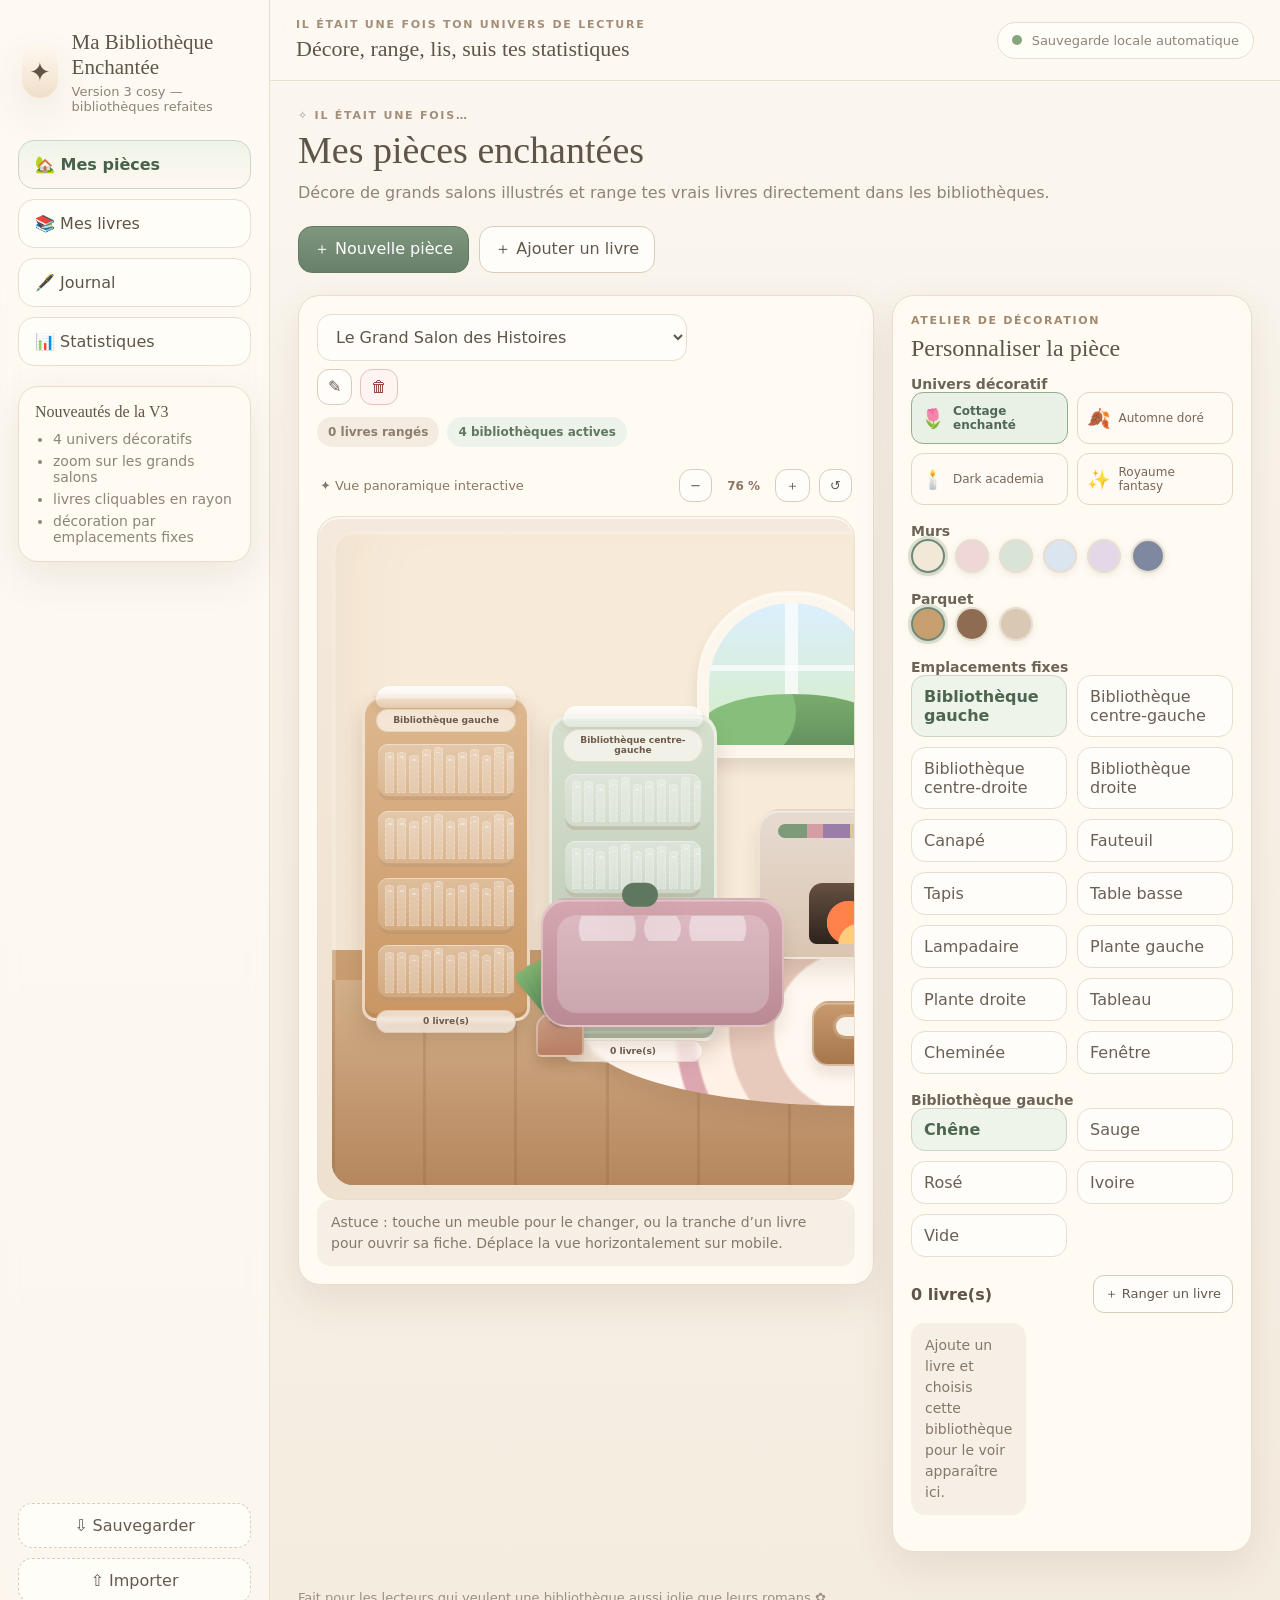
<file: bibliotheque-enchantee/index.html>
<!doctype html>
<html lang="fr">
<head>
  <meta charset="utf-8">
  <meta name="viewport" content="width=device-width, initial-scale=1, viewport-fit=cover">
  <meta name="theme-color" content="#f7efe5">
  <link rel="apple-touch-icon" href="apple-touch-icon.png">
  <meta name="apple-mobile-web-app-capable" content="yes">
  <meta name="apple-mobile-web-app-title" content="Bibliothèque Enchantée">
  <meta name="description" content="Bibliothèque virtuelle interactive avec décor conte illustré, vrais livres et statistiques de lecture.">
  <title>Ma Bibliothèque Enchantée — V3 Cosy</title>
  <style>
:root{
  --bg:#f8f2e8;
  --panel:#fffaf2;
  --line:#e7ddd0;
  --ink:#5e5548;
  --muted:#8e8478;
  --green:#6f8a72;
  --rose:#bd8c96;
  --shadow:0 14px 40px rgba(96,69,47,.10);
  --radius:22px;
}
*{box-sizing:border-box}
html,body{margin:0;padding:0;background:linear-gradient(180deg,#fbf6ef,#f4ecdf);color:var(--ink);font-family:Inter,system-ui,-apple-system,BlinkMacSystemFont,"Segoe UI",sans-serif}
button,input,select,textarea{font:inherit}
button{cursor:pointer}
body{min-height:100vh}
.app-shell{display:grid;grid-template-columns:270px minmax(0,1fr);min-height:100vh}
.sidebar{padding:24px 18px;border-right:1px solid var(--line);background:rgba(255,251,244,.7);backdrop-filter:blur(8px);display:flex;flex-direction:column;gap:20px}
.brand-block{display:flex;gap:14px;align-items:center;padding:6px 4px}
.brand-mark{width:52px;height:52px;border-radius:18px;background:linear-gradient(180deg,#fff8ef,#efdfc9);display:grid;place-items:center;font-size:26px;box-shadow:var(--shadow)}
.brand-block h1{margin:0;font-family:Georgia,serif;font-size:21px;font-weight:500;line-height:1.2}
.brand-block p{margin:4px 0 0;color:var(--muted);font-size:13px}
.main-nav{display:grid;gap:10px}
.nav-item{border:1px solid var(--line);background:#fffdf8;border-radius:16px;padding:14px 16px;text-align:left;color:var(--ink)}
.nav-item.active{background:linear-gradient(180deg,#eef4e8,#fff8f1);border-color:#cad7c4;color:#46624b;font-weight:700}
.side-card{background:var(--panel);border:1px solid var(--line);border-radius:20px;padding:16px;box-shadow:var(--shadow)}
.side-card strong{display:block;margin-bottom:10px;font-family:Georgia,serif;font-weight:500}
.side-card ul{margin:0;padding-left:18px;color:var(--muted);display:grid;gap:6px;font-size:14px}
.sidebar-actions{display:grid;gap:10px;margin-top:auto}
.soft-btn{border:1px dashed #d8cdbf;background:#fffdf8;padding:12px 14px;border-radius:14px;color:#65594d}
.main-column{display:grid;grid-template-rows:auto 1fr auto;min-height:100vh}
.topbar{display:flex;justify-content:space-between;gap:16px;align-items:center;padding:18px 26px;border-bottom:1px solid var(--line);background:rgba(255,251,244,.6);backdrop-filter:blur(8px)}
.eyebrow{font-size:11px;letter-spacing:.16em;color:#a38f79;font-weight:700}
.topbar-title{margin-top:5px;font-family:Georgia,serif;font-size:22px}
.save-pill{display:inline-flex;gap:10px;align-items:center;background:#fffdf8;border:1px solid var(--line);padding:10px 14px;border-radius:999px;color:var(--muted);font-size:13px}
.save-pill span{width:10px;height:10px;border-radius:50%;background:#86a57c;display:block}
#app-content{padding:28px}
.footer{padding:10px 28px 22px;color:#9b8f82;font-size:13px}
.page-head{display:flex;justify-content:space-between;gap:20px;align-items:flex-end;margin-bottom:22px;flex-wrap:wrap}
.page-head h2{margin:6px 0 8px;font-family:Georgia,serif;font-size:38px;font-weight:500}
.page-head p{margin:0;color:var(--muted);max-width:760px;line-height:1.65}
.head-actions{display:flex;gap:10px;flex-wrap:wrap}
.surface{background:var(--panel);border:1px solid var(--line);border-radius:var(--radius);box-shadow:var(--shadow)}
.btn,.mini-btn{border:1px solid #d8ccbc;background:#fffdf9;color:#62584d;border-radius:14px;padding:12px 15px}
.btn:hover,.mini-btn:hover,.nav-item:hover,.soft-btn:hover{filter:brightness(.985)}
.btn-primary{background:linear-gradient(180deg,#7f977f,#688069);color:#fff;border-color:#62795f}
.btn-small{padding:9px 11px;border-radius:11px;font-size:13px}
.mini-btn{padding:9px 10px;border-radius:12px;line-height:1}
.danger{background:#fff4f2;border-color:#e7c0bd;color:#954b49}
.badge{display:inline-flex;align-items:center;gap:6px;padding:8px 11px;border-radius:999px;background:#edf3ea;color:#5f785f;font-size:12px;font-weight:700}
.badge.soft{background:#f4ece1;color:#8d7f6e}
.rooms-layout{display:grid;grid-template-columns:minmax(0,1.35fr) 360px;gap:18px;align-items:start}
.room-card,.editor-card,.list-panel,.form-panel,.chart-card,.stat-box{padding:18px}
.room-toolbar{display:flex;justify-content:space-between;gap:12px;align-items:center;flex-wrap:wrap;margin-bottom:14px}
.room-toolbar-left,.room-toolbar-right{display:flex;gap:8px;align-items:center;flex-wrap:wrap}
.room-toolbar select,.select-input,.text-input,.textarea-input{width:100%;border:1px solid var(--line);background:#fffdf9;border-radius:14px;padding:12px 14px;color:var(--ink)}
.room-toolbar select{min-width:220px}
.room-scroll{overflow:auto;border-radius:22px;border:1px solid #eadfce;background:#f2e8dc;padding:14px}
.storybook-room{position:relative;width:1380px;height:860px;border-radius:28px;overflow:hidden;background:linear-gradient(180deg,#f7ebd8 0%, #f7ebd8 66%, rgba(0,0,0,0) 66%), linear-gradient(180deg,#d7b084,#c09668);box-shadow:inset 0 0 0 5px rgba(255,255,255,.23), inset 0 -70px 110px rgba(112,74,40,.08)}
.storybook-room:after{content:'';position:absolute;left:0;right:0;bottom:0;height:250px;background:repeating-linear-gradient(90deg,rgba(112,74,40,.18) 0 4px, rgba(112,74,40,0) 4px 120px), linear-gradient(180deg,#d3b08a,#b6875e)}
.storybook-room.wall-cream{background:linear-gradient(180deg,#f2e5d1 0%,#f2e5d1 67%,rgba(0,0,0,0) 67%), linear-gradient(180deg,#d7b084,#c09668)}
.storybook-room.wall-rose{background:linear-gradient(180deg,#eed7d5 0%,#eed7d5 67%,rgba(0,0,0,0) 67%), linear-gradient(180deg,#d7b084,#c09668)}
.storybook-room.wall-sage{background:linear-gradient(180deg,#d7e4d4 0%,#d7e4d4 67%,rgba(0,0,0,0) 67%), linear-gradient(180deg,#d7b084,#c09668)}
.storybook-room.wall-blue{background:linear-gradient(180deg,#dbe5ef 0%,#dbe5ef 67%,rgba(0,0,0,0) 67%), linear-gradient(180deg,#d7b084,#c09668)}
.storybook-room.wall-plum{background:linear-gradient(180deg,#e6d8e8 0%,#e6d8e8 67%,rgba(0,0,0,0) 67%), linear-gradient(180deg,#d7b084,#c09668)}
.storybook-room.wall-dusk{background:linear-gradient(180deg,#7c869d 0%,#7c869d 67%,rgba(0,0,0,0) 67%), linear-gradient(180deg,#c39c74,#a87953)}
.storybook-room.floor-honey:after{background:repeating-linear-gradient(90deg,rgba(112,74,40,.16) 0 4px, rgba(112,74,40,0) 4px 120px), linear-gradient(180deg,#d3b08a,#b6875e)}
.storybook-room.floor-walnut:after{background:repeating-linear-gradient(90deg,rgba(70,39,18,.2) 0 4px, rgba(112,74,40,0) 4px 120px), linear-gradient(180deg,#a17958,#7b573f)}
.storybook-room.floor-ivory:after{background:repeating-linear-gradient(90deg,rgba(136,111,88,.12) 0 4px, rgba(112,74,40,0) 4px 120px), linear-gradient(180deg,#d8c8b4,#c7b097)}
.wallpaper-stars{position:absolute;inset:0;background-image:radial-gradient(rgba(255,255,255,.25) 1px, transparent 1px);background-size:38px 38px;opacity:.35}
.slot-object{position:absolute;transition:transform .16s ease, box-shadow .16s ease;cursor:pointer}
.slot-object:hover{transform:translateY(-2px)}
.slot-object.selected{filter:drop-shadow(0 0 0 4px rgba(255,255,255,.45)) drop-shadow(0 8px 16px rgba(95,70,50,.14))}
.window-frame{left:480px;top:78px;width:250px;height:220px;border-radius:120px 120px 22px 22px;background:#f7f0e0;border:8px solid #d3bf9e;box-shadow:0 12px 18px rgba(70,51,28,.12)}
.window-view{position:absolute;inset:14px;border-radius:110px 110px 12px 12px;overflow:hidden;background:linear-gradient(180deg,#dbeffd,#d5edc5)}
.window-view.autumn{background:linear-gradient(180deg,#cfe2ff,#f3d7a2)}
.window-view.night{background:linear-gradient(180deg,#1f335d,#384f7a)}
.window-view.rain{background:linear-gradient(180deg,#bed2e4,#a3c4d8)}
.window-bars{position:absolute;inset:0;background:linear-gradient(90deg,transparent 46%,rgba(255,255,255,.7) 46% 54%,transparent 54%), linear-gradient(0deg,transparent 52%,rgba(255,255,255,.7) 52% 56%,transparent 56%)}
.window-view .moon{position:absolute;top:22px;right:36px;width:40px;height:40px;border-radius:50%;background:#fff8d9;box-shadow:-10px 0 0 #e9dca8 inset}
.window-view .star{position:absolute;width:7px;height:7px;border-radius:50%;background:#fff3d0}.window-view .star.a{left:48px;top:40px}.window-view .star.b{left:90px;top:76px}
.window-view .leaf{position:absolute;width:20px;height:11px;border-radius:20px 20px 20px 0;transform:rotate(-35deg);background:#d87b4e}.window-view .leaf.a{bottom:50px;left:48px}.window-view .leaf.b{bottom:74px;right:56px;background:#f0b15a}
.window-view .hill{position:absolute;left:-10px;right:-10px;bottom:-14px;height:82px;background:radial-gradient(circle at 25% 30%,#86bf7c 0 34%, transparent 35%),linear-gradient(180deg,#7cab6d,#5e8d5c);border-radius:60% 60% 0 0}
.rain-lines{position:absolute;inset:0;background:repeating-linear-gradient(100deg,transparent 0 12px,rgba(255,255,255,.45) 12px 14px,transparent 14px 28px)}
.painting-frame{left:792px;top:110px;width:180px;height:120px;background:#b78f57;padding:12px;border-radius:16px;box-shadow:0 10px 16px rgba(90,58,28,.14)}
.painting-inner{height:100%;border-radius:10px;overflow:hidden;border:3px solid rgba(255,255,255,.5)}
.painting-art{height:100%}.painting-art.landscape{background:linear-gradient(180deg,#d8edff 0 40%,#b5d3a9 40% 60%,#87a56d 60%)}
.painting-art.flowers{background:radial-gradient(circle at 25% 30%,#fff 0 12%,transparent 13%),radial-gradient(circle at 50% 55%,#ef9ca7 0 12%,transparent 13%),radial-gradient(circle at 70% 35%,#f4d276 0 11%,transparent 12%),linear-gradient(180deg,#f9eedf,#d7e1c3)}
.painting-art.night{background:radial-gradient(circle at 70% 25%,#fff2c9 0 10%,transparent 11%),linear-gradient(180deg,#233862,#324a74 50%,#55657d)}
.fireplace{left:560px;top:365px;width:265px;height:198px;border-radius:28px 28px 16px 16px;background:#e5d6c7;box-shadow:0 18px 22px rgba(65,39,15,.12)}
.fireplace.variant-stone{background:linear-gradient(180deg,#e7dbd1,#dac5b1)} .fireplace.variant-cream{background:linear-gradient(180deg,#f3ede7,#ddd2c5)} .fireplace.variant-walnut{background:linear-gradient(180deg,#c59d75,#9b7457)}
.fireplace-fire{position:absolute;left:65px;right:65px;bottom:18px;height:80px;background:radial-gradient(circle at 50% 100%,#ffcb7f 0 25%,transparent 26%),radial-gradient(circle at 40% 65%,#ff824d 0 30%,transparent 31%),radial-gradient(circle at 63% 65%,#ffd07d 0 28%,transparent 29%),linear-gradient(180deg,#665041,#2d231d);border-radius:18px 18px 10px 10px}
.mantel-books{position:absolute;left:24px;right:24px;top:18px;height:18px;background:linear-gradient(90deg,#7d9b79 0 18%, #d49ea4 18% 28%, #9a7ea8 28% 45%, #d9c89c 45% 55%, #8098ba 55% 70%, #9d7a56 70% 85%, #6d7f67 85% 100%);border-radius:10px}
.shelf-area{width:210px;height:410px}
.shelf-a{left:46px;top:226px}.shelf-b{left:282px;top:252px}.shelf-c{left:904px;top:252px}.shelf-d{left:1138px;top:226px}
.bookshelf{position:absolute;inset:0;border-radius:18px;background:#b89368;box-shadow:0 16px 18px rgba(63,42,24,.12);padding:14px;display:grid;grid-template-rows:auto 1fr auto}
.bookshelf.variant-oak{background:linear-gradient(180deg,#b98d60,#a4764c)}
.bookshelf.variant-sage{background:linear-gradient(180deg,#b9c8b8,#96aa95)}
.bookshelf.variant-rose{background:linear-gradient(180deg,#d8b0b2,#bb8d94)}
.bookshelf.variant-ivory{background:linear-gradient(180deg,#e4dbd0,#c5b8a8)}
.bookshelf-top,.bookshelf-base{background:rgba(255,255,255,.28);border-radius:10px;padding:6px 8px;text-align:center;font-size:12px;font-weight:700;color:#5a4d42}
.shelf-rows{display:grid;gap:12px;padding:12px 0}
.shelf-row{height:72px;border-radius:10px;background:rgba(255,255,255,.18);display:flex;gap:4px;align-items:flex-end;padding:6px 8px;overflow:hidden;box-shadow:inset 0 -3px 0 rgba(92,63,35,.18)}
.spine{display:inline-flex;align-items:flex-end;justify-content:center;width:12px;height:54px;border-radius:3px 3px 0 0;color:#fff;font-size:9px;font-weight:800;overflow:hidden;box-shadow:0 2px 5px rgba(0,0,0,.18)}
.spine i{font-style:normal;transform:rotate(-90deg);margin-bottom:16px;opacity:.86}
.spine.cover{background-size:cover;background-position:center;width:14px}
.spine.ghost{background:rgba(255,255,255,.20);box-shadow:none}
.empty-slot-label{display:grid;place-items:center;height:100%;border:2px dashed rgba(124,96,70,.35);border-radius:18px;color:#8c7d6e;background:rgba(255,255,255,.18);font-weight:700}
.plant{width:120px;height:200px}.pot-a{left:240px;top:492px}.pot-b{left:1000px;top:505px}
.pot{position:absolute;left:28px;right:28px;bottom:0;height:58px;border-radius:20px 20px 8px 8px;background:linear-gradient(180deg,#d1a38a,#b77e62);box-shadow:0 10px 16px rgba(61,36,14,.14)}
.leaves{position:absolute;left:8px;right:8px;bottom:46px;height:140px}.leaves span{position:absolute;left:50%;bottom:0;width:18px;height:86px;border-radius:20px 20px 0 20px;transform-origin:bottom center;background:linear-gradient(180deg,#82b571,#4e7e53)}
.leaves.fern span{transform:translateX(-50%) rotate(calc(-40deg + var(--i) * 10deg))}
.leaves.flower span{transform:translateX(-50%) rotate(calc(-35deg + var(--i) * 16deg));background:linear-gradient(180deg,#88b96e,#537f52)}
.leaves.ivy span{transform:translateX(-50%) rotate(calc(-50deg + var(--i) * 12deg));height:100px;background:linear-gradient(180deg,#7dac71,#456d49)}
.leaves.flower span::after{content:'';position:absolute;top:-7px;left:2px;width:14px;height:14px;border-radius:50%;background:radial-gradient(circle,#f8f4de 0 25%, #e48ca4 26% 100%)}
.rug{left:338px;top:560px;width:692px;height:188px;border-radius:50%;background:radial-gradient(circle,#f3e6d2,#dcb69d)}
.rug.variant-floral{background:radial-gradient(circle at 50% 50%,#f7eddf 0 28%,#dcbeaa 29% 45%,#f3e3d1 46% 58%,#c89ca0 59% 64%,#efdccc 65%)}
.rug.variant-oval{background:radial-gradient(circle at 50% 50%,#fbf3e6 0 36%,#e2c2a9 37% 48%,#cdb49e 49%)}
.rug.variant-forest{background:radial-gradient(circle at 50% 50%,#e8ede1 0 30%,#aac2a0 31% 48%,#dce6d2 49%)}
.rug.variant-sun{background:radial-gradient(circle at 50% 50%,#fff1c5 0 22%,#f2d58b 23% 36%,#f8ead2 37% 52%,#d8c09b 53%)}
.sofa{left:275px;top:482px;width:320px;height:170px;border-radius:34px;background:#cca6af;box-shadow:0 18px 20px rgba(67,43,27,.12)}
.sofa.variant-rose{background:linear-gradient(180deg,#d5a8b1,#b98a94)}
.sofa.variant-sage{background:linear-gradient(180deg,#b8c9b6,#95a794)}
.sofa.variant-gold{background:linear-gradient(180deg,#d5bd93,#b89c71)}
.sofa.variant-plum{background:linear-gradient(180deg,#b9a2c7,#947daa)}
.sofa-seat{position:absolute;inset:20px 18px 16px;border-radius:26px;background:rgba(255,255,255,.16)}
.sofa-pillows{position:absolute;left:28px;right:28px;top:22px;height:32px;background:radial-gradient(circle at 22% 50%,rgba(255,255,255,.45) 0 18%,transparent 19%),radial-gradient(circle at 50% 50%,rgba(255,255,255,.45) 0 18%,transparent 19%),radial-gradient(circle at 78% 50%,rgba(255,255,255,.45) 0 18%,transparent 19%)}
.chair{left:953px;top:498px;width:154px;height:148px;border-radius:40px;background:#95ab8e;box-shadow:0 14px 18px rgba(67,43,27,.12)}
.chair.variant-rose{background:linear-gradient(180deg,#d8afb7,#b5888f)} .chair.variant-forest{background:linear-gradient(180deg,#a8b99f,#7f9478)} .chair.variant-gold{background:linear-gradient(180deg,#dfca9f,#b79b6d)} .chair.variant-cream{background:linear-gradient(180deg,#f4eee7,#ded0c4)}
.chair-seat{position:absolute;inset:16px;border-radius:28px;background:rgba(255,255,255,.18)}
.coffee-table{left:632px;top:618px;width:170px;height:86px;border-radius:22px;background:#bc9267;box-shadow:0 12px 16px rgba(67,43,27,.12)}
.coffee-table.variant-cream{background:linear-gradient(180deg,#efe5d8,#d3c1ad)} .coffee-table.variant-walnut{background:linear-gradient(180deg,#a77e5e,#7a563f)} .coffee-table.variant-wood{background:linear-gradient(180deg,#c89a6d,#a6764d)}
.tea-set{position:absolute;left:28px;top:18px;width:36px;height:26px;border-radius:20px;background:#f7f2ea;box-shadow:22px 0 0 #f7f2ea}
.open-book{position:absolute;right:24px;top:18px;width:54px;height:30px;background:linear-gradient(90deg,#fffdf7 0 50%,#f1e7d7 50%);border-radius:8px;box-shadow:inset -1px 0 0 rgba(103,83,67,.18)}
.floor-lamp{left:1138px;top:435px;width:70px;height:220px}.lamp-shade{position:absolute;top:0;left:0;right:0;height:70px;border-radius:50% 50% 14px 14px;background:#d9ba73}.floor-lamp.variant-cream .lamp-shade{background:#efe7d2}.floor-lamp.variant-forest .lamp-shade{background:#9caf97}.lamp-light{position:absolute;top:22px;left:-72px;width:210px;height:150px;background:radial-gradient(circle at top,#fff4c8 0,#fff3b167 35%,transparent 70%)}.floor-lamp:after{content:'';position:absolute;left:30px;top:58px;bottom:0;width:7px;border-radius:8px;background:#8b6c4c}.floor-lamp:before{content:'';position:absolute;left:18px;bottom:0;width:32px;height:12px;border-radius:10px;background:#8b6c4c}
.editor-card h3,.form-panel h3,.list-title,.chart-title{margin:0 0 14px;font-family:Georgia,serif;font-size:24px;font-weight:500}
.panel-label{font-size:11px;letter-spacing:.15em;color:#a08971;font-weight:700;margin-bottom:8px}
.editor-section{margin-bottom:18px}
.editor-section label,.stack-form label{display:grid;gap:8px;color:#6d6458;font-weight:600;font-size:14px}
.swatches{display:flex;gap:10px;flex-wrap:wrap}
.swatch{width:34px;height:34px;border-radius:50%;border:2px solid #e7ddd0;box-shadow:0 2px 8px rgba(0,0,0,.08)}
.swatch.selected{outline:3px solid rgba(127,151,127,.25);border-color:#6f8a72}
.slot-grid,.choice-grid{display:grid;grid-template-columns:repeat(2,minmax(0,1fr));gap:10px}
.slot-chip,.choice{border:1px solid var(--line);background:#fffdf9;border-radius:14px;padding:11px 12px;text-align:left;color:#6a5f54}
.slot-chip.active,.choice.active{background:#eef4ea;border-color:#c9d5c5;color:#4c664f;font-weight:700}
.shelf-details .stack-head{display:flex;justify-content:space-between;gap:10px;align-items:center;margin-bottom:10px;flex-wrap:wrap}
.mini-books{display:grid;grid-template-columns:repeat(6,1fr);gap:8px}.mini-book{padding:0;border:0;background:transparent;height:54px}.mini-book img,.mini-book span{display:block;width:100%;height:100%;object-fit:cover;border-radius:8px;box-shadow:0 4px 8px rgba(0,0,0,.12)}.mini-book span{display:grid;place-items:center;color:#fff;font-weight:800}
.panel-tip,.room-legend,.empty-inline{padding:12px 14px;border-radius:14px;background:#f6efe5;color:#857869;font-size:14px;line-height:1.5}
.list-panel{padding:20px}.filters-row{display:flex;gap:10px;align-items:center;flex-wrap:wrap;margin-bottom:16px}.filters-row.compact{padding:14px 18px}.filters-row label{display:grid;gap:6px;color:#776c60;font-size:13px}
.book-grid{display:grid;grid-template-columns:repeat(auto-fill,minmax(210px,1fr));gap:16px}
.book-card{border:1px solid var(--line);border-radius:18px;padding:14px;background:#fffdf9;display:grid;gap:10px;align-content:start}
.book-visual{padding:0;border:0;background:#f5eee4;border-radius:14px;height:250px;overflow:hidden}
.book-visual img{width:100%;height:100%;object-fit:cover}.book-fallback{height:100%;display:flex;flex-direction:column;justify-content:center;align-items:center;padding:18px;color:#fff;text-align:center}.book-fallback strong{font-family:Georgia,serif;font-size:20px;line-height:1.2}.book-fallback small{margin-top:14px;opacity:.85}
.book-card h3{margin:0;font-family:Georgia,serif;font-size:18px;font-weight:500}.muted{margin:0;color:var(--muted);font-size:13px}.progress{height:8px;border-radius:999px;background:#ece3d5;overflow:hidden}.progress span{display:block;height:100%;background:linear-gradient(90deg,#7f977f,#a0b29d)}
.book-meta,.place-line{display:flex;justify-content:space-between;gap:8px;font-size:13px;color:#7f7568;margin:0}.place-line{display:block}
.card-actions{display:flex;gap:8px;flex-wrap:wrap}
.empty-state{padding:40px 20px;text-align:center;border:2px dashed #eadfce;border-radius:18px;background:#fffefb}.empty-state div{font-size:42px}.empty-state h3{font-family:Georgia,serif;font-size:24px;font-weight:500;margin:12px 0 8px}.empty-state p{margin:0 0 16px;color:var(--muted)}
.journal-grid{display:grid;grid-template-columns:380px minmax(0,1fr);gap:18px}.stack-form{display:grid;gap:14px}.split-fields{display:grid;grid-template-columns:1fr 1fr;gap:12px}.textarea-input{min-height:100px;resize:vertical}
.log-list{display:grid;gap:10px}.log-row{display:grid;grid-template-columns:58px minmax(0,1fr) auto auto;gap:12px;align-items:center;border:1px solid var(--line);border-radius:15px;padding:12px;background:#fffdf9}.log-date{background:#f2ebdf;border-radius:12px;padding:8px 6px;text-align:center}.log-date strong{display:block;font-size:18px}.log-date small{font-size:11px;color:#9a8d7b;text-transform:uppercase}.log-body strong{display:block}.log-body small{display:block;color:#988b7a;margin-top:5px}.log-pages{font-weight:700;color:#5f7a5d}
.stats-grid{display:grid;grid-template-columns:repeat(4,minmax(0,1fr));gap:14px;margin:16px 0}.stat-box small{display:block;color:#9a8d7a;margin-bottom:8px}.stat-box strong{font-family:Georgia,serif;font-size:34px;font-weight:500;color:#59644b}
.charts-grid{display:grid;grid-template-columns:minmax(0,1.2fr) minmax(0,1fr);gap:18px}.charts-grid.secondary{margin-top:18px}
.chart-card{padding:20px}.bar-chart{display:flex;align-items:flex-end;gap:6px;height:240px;padding-top:16px;border-bottom:1px solid #eadfce;overflow:hidden}.bar-col{flex:1;display:flex;flex-direction:column;justify-content:flex-end;align-items:center;gap:8px;min-width:0}.bar{display:block;width:100%;max-width:24px;border-radius:8px 8px 0 0;background:linear-gradient(180deg,#a0b2a0,#6f8a72)}.bar.rose{background:linear-gradient(180deg,#d9acb4,#bd8c96)}.bar.sage{background:linear-gradient(180deg,#adc0ad,#7a957b)}.bar-col small{font-size:10px;color:#988b7a;white-space:nowrap}
.calendar{display:grid;grid-template-columns:repeat(7,1fr);gap:6px}.weekday{text-align:center;color:#ab9c8c;font-size:11px;font-weight:700;padding:4px 0}.day{min-height:46px;border-radius:12px;background:#f4eee5;padding:6px;display:flex;flex-direction:column;justify-content:space-between;font-size:12px;color:#827666}.day.blank{background:transparent}.day i{font-style:normal;font-size:10px;font-weight:700}.level-1{background:#e2ebde;color:#678164}.level-2{background:#c6d8bf;color:#567153}.level-3{background:#9fb99b;color:#fff}.level-4{background:#708f70;color:#fff}
.genre-line{margin-bottom:12px}.genre-head{display:flex;justify-content:space-between;gap:10px;font-size:13px;color:#72685d;margin-bottom:5px}.genre-track{height:10px;background:#f0e8dd;border-radius:999px;overflow:hidden}.genre-track span{display:block;height:100%;border-radius:999px;background:linear-gradient(90deg,#d2a0aa,#b57f89)}
.modal-scrim{position:fixed;inset:0;background:rgba(43,32,20,.42);display:grid;place-items:center;padding:18px;z-index:100}.modal{width:min(640px,100%);max-height:92vh;overflow:auto;background:#fffaf2;border:1px solid var(--line);border-radius:24px;padding:22px;box-shadow:0 30px 70px rgba(0,0,0,.18)}
.modal-head{display:flex;justify-content:space-between;gap:10px;align-items:center;margin-bottom:14px}.modal-head h3{margin:0;font-family:Georgia,serif;font-size:28px;font-weight:500}.modal-actions,.helper-row{display:flex;gap:10px;justify-content:flex-end;flex-wrap:wrap}.results-box{display:grid;gap:8px}.search-result{display:flex;gap:10px;align-items:center;text-align:left;border:1px solid var(--line);background:#fffdf9;border-radius:14px;padding:10px}.search-result img{width:40px;height:56px;object-fit:cover;border-radius:6px}.search-result strong{display:block}.search-result small{display:block;color:#948778;margin-top:4px}.result-fallback{width:40px;height:56px;display:grid;place-items:center;border-radius:6px;background:#f2ebdf}
#toast{position:fixed;left:50%;bottom:22px;transform:translateX(-50%) translateY(120%);padding:12px 18px;border-radius:14px;background:#5f775f;color:#fff;box-shadow:var(--shadow);transition:.25s;z-index:120;text-align:center;max-width:90vw}#toast.show{transform:translateX(-50%) translateY(0)}
.mobile-nav{display:none}
@media (max-width:1200px){.rooms-layout{grid-template-columns:1fr}.editor-card{order:2}.journal-grid,.charts-grid,.charts-grid.secondary{grid-template-columns:1fr}.stats-grid{grid-template-columns:repeat(2,minmax(0,1fr))}}
@media (max-width:860px){.app-shell{display:block}.sidebar{display:none}.topbar{padding:16px}.topbar-title{font-size:18px}#app-content{padding:18px}.page-head h2{font-size:30px}.journal-grid,.split-fields{grid-template-columns:1fr}.book-grid{grid-template-columns:repeat(2,minmax(0,1fr))}.stats-grid{grid-template-columns:1fr 1fr}.room-scroll{padding:10px}.storybook-room{width:1280px;height:820px}.mobile-nav{display:flex;position:fixed;left:0;right:0;bottom:0;z-index:90;background:rgba(255,251,244,.96);border-top:1px solid var(--line);backdrop-filter:blur(12px);padding:10px max(8px,env(safe-area-inset-right)) calc(10px + env(safe-area-inset-bottom)) max(8px,env(safe-area-inset-left));justify-content:space-around}.mobile-nav button{border:0;background:transparent;display:grid;gap:4px;text-align:center;font-size:11px;color:#938676;min-width:64px}.mobile-nav button span{font-size:21px}.mobile-nav button.active{color:#607a60;font-weight:800}.footer{padding-bottom:92px}.book-visual{height:205px}.slot-grid,.choice-grid{grid-template-columns:1fr 1fr}.mini-books{grid-template-columns:repeat(4,1fr)}}
@media (max-width:520px){.book-grid{grid-template-columns:1fr}.stats-grid{grid-template-columns:1fr}.slot-grid,.choice-grid{grid-template-columns:1fr}.topbar{align-items:flex-start;flex-direction:column}.save-pill{font-size:12px}.room-toolbar select{min-width:160px}}

/* V3 : nouveaux univers, zoom et interaction des tranches */
.scene-controls{display:flex;justify-content:space-between;gap:12px;align-items:center;padding:8px 3px 14px;color:#897765;font-size:13px;flex-wrap:wrap}
.scene-controls>div{display:flex;align-items:center;gap:9px}.scene-controls strong{font-size:12px;min-width:45px;text-align:center}
.theme-choices{display:grid;grid-template-columns:repeat(2,minmax(0,1fr));gap:9px}
.theme-choice{display:flex;align-items:center;gap:8px;border:1px solid #e3d6c6;background:#fffaf3;color:#776658;border-radius:12px;padding:11px 9px;text-align:left;font-size:12px}
.theme-choice span{font-size:19px}.theme-choice.active{border-color:#94ac91;background:#e9f0e6;color:#4f6954;font-weight:700}
.theme-autumn{box-shadow:inset 0 0 0 5px #f8e9d2,inset 0 90px 145px #a66a5136}
.theme-academia{box-shadow:inset 0 0 0 5px #d6c4b0,inset 0 100px 170px #2534468c}
.theme-academia .bookshelf{filter:saturate(.73) brightness(.84)}
.theme-fantasy{box-shadow:inset 0 0 0 5px #f1e4ef,inset 0 120px 200px #a28acc56}
.theme-fantasy .window-frame{box-shadow:0 0 38px #d8c8ffaf}
.theme-autumn .wallpaper-stars{background-image:radial-gradient(#eab0767d 2px,transparent 2px);background-size:46px 46px}
.storybook-room .spine[data-book]{cursor:pointer;position:relative;z-index:10}
.storybook-room .spine[data-book]:hover{transform:translateY(-6px);outline:2px solid #fff4d4}
@media(max-width:520px){.theme-choices{grid-template-columns:repeat(2,minmax(0,1fr))}}

.catalogue-search{padding:16px;border:1px solid #dccbbb;border-radius:16px;background:#f7efe3;display:grid;gap:10px}
.catalogue-search p,.catalogue-search small{margin:0;color:#7e7164;line-height:1.45}
.catalogue-row{display:flex;flex-wrap:wrap;gap:8px}
.catalogue-row .text-input{flex:1;min-width:180px}
.catalogue-row .btn{white-space:nowrap}
.barcode-video{width:min(100%,440px);height:220px;object-fit:cover;border-radius:12px;display:block;margin:10px auto}


/* V3 Cosy Patch — hiérarchie visuelle + bibliothèques plus mignonnes */
.storybook-room{isolation:isolate;background:linear-gradient(180deg,#f7ebd8 0%, #f7ebd8 64%, rgba(0,0,0,0) 64%), linear-gradient(180deg,#d9b68b,#c59668)}
.storybook-room:after{z-index:0;bottom:0;height:270px;background:
  radial-gradient(ellipse at 50% 0%, rgba(255,255,255,.18), transparent 58%),
  repeating-linear-gradient(90deg,rgba(117,75,42,.17) 0 3px, rgba(117,75,42,0) 3px 110px),
  linear-gradient(180deg,#d8b38a 0%,#c49568 100%)}
.wallpaper-stars{z-index:0;pointer-events:none;opacity:.24}
.slot-object{z-index:3}
.window-frame,.painting-frame{z-index:2}
.shelf-area,.fireplace{z-index:3}
.rug{z-index:1}
.plant,.sofa,.chair,.coffee-table{z-index:4}
.floor-lamp{z-index:5}
.room-scroll{background:linear-gradient(180deg,#f4e9dc,#efe1d0);box-shadow:inset 0 2px 0 rgba(255,255,255,.7)}
.storybook-room.wall-cream{background:linear-gradient(180deg,#f7ead8 0%,#f7ead8 64%,rgba(0,0,0,0) 64%), linear-gradient(180deg,#d9b68b,#c59668)}
.storybook-room.wall-rose{background:linear-gradient(180deg,#f3ddde 0%,#f3ddde 64%,rgba(0,0,0,0) 64%), linear-gradient(180deg,#d9b68b,#c59668)}
.storybook-room.wall-sage{background:linear-gradient(180deg,#deead8 0%,#deead8 64%,rgba(0,0,0,0) 64%), linear-gradient(180deg,#d9b68b,#c59668)}
.storybook-room.wall-blue{background:linear-gradient(180deg,#dfeaf4 0%,#dfeaf4 64%,rgba(0,0,0,0) 64%), linear-gradient(180deg,#d9b68b,#c59668)}
.storybook-room.wall-plum{background:linear-gradient(180deg,#eadff1 0%,#eadff1 64%,rgba(0,0,0,0) 64%), linear-gradient(180deg,#d9b68b,#c59668)}
.storybook-room.wall-dusk{background:linear-gradient(180deg,#838ba5 0%,#838ba5 64%,rgba(0,0,0,0) 64%), linear-gradient(180deg,#c89c73,#aa7a53)}

/* bibliothèques */
.shelf-area{width:220px;height:430px}
.shelf-a{left:40px;top:214px}.shelf-b{left:286px;top:240px}.shelf-c{left:898px;top:240px}.shelf-d{left:1120px;top:214px}
.bookshelf{position:absolute;inset:0;padding:16px 14px 18px;border-radius:28px 28px 18px 18px;display:grid;grid-template-rows:auto 1fr auto;overflow:visible;
  box-shadow:0 18px 30px rgba(91,60,32,.18), inset 0 2px 0 rgba(255,255,255,.42), inset 0 -6px 0 rgba(118,84,53,.16);
  border:4px solid rgba(255,248,240,.65)}
.bookshelf:before{content:'';position:absolute;left:14px;right:14px;top:-14px;height:28px;border-radius:18px 18px 10px 10px;
  background:linear-gradient(180deg,rgba(255,255,255,.88),rgba(255,255,255,.25));box-shadow:0 6px 10px rgba(99,70,48,.10)}
.bookshelf:after{content:'';position:absolute;left:24px;right:24px;bottom:-10px;height:18px;border-radius:18px;background:rgba(120,86,55,.17);filter:blur(6px);z-index:-1}
.bookshelf.variant-oak{background:linear-gradient(180deg,#ddb88f 0%,#c99663 100%)}
.bookshelf.variant-sage{background:linear-gradient(180deg,#d7e0d0 0%,#b7c6b1 100%)}
.bookshelf.variant-rose{background:linear-gradient(180deg,#ebcbd0 0%,#d7a6af 100%)}
.bookshelf.variant-ivory{background:linear-gradient(180deg,#f2eadf 0%,#ddcfbc 100%)}
.bookshelf-top,.bookshelf-base{position:relative;background:rgba(255,250,244,.70);border:1px solid rgba(144,104,73,.14);border-radius:999px;padding:7px 10px;text-align:center;
  font-size:12px;font-weight:700;color:#6d5a49;backdrop-filter:blur(3px)}
.shelf-rows{display:grid;gap:14px;padding:16px 2px 12px}
.shelf-row{height:74px;align-items:flex-end;padding:8px 10px 10px;gap:4px;border-radius:14px;
  background:linear-gradient(180deg,rgba(255,255,255,.34),rgba(255,255,255,.14));
  box-shadow:inset 0 -5px 0 rgba(125,87,55,.20), inset 0 1px 0 rgba(255,255,255,.5)}
.shelf-row:nth-child(odd){background:linear-gradient(180deg,rgba(255,255,255,.28),rgba(255,255,255,.10))}
.spine{width:12px;min-width:12px;border-radius:4px 4px 1px 1px;box-shadow:0 2px 4px rgba(0,0,0,.14);position:relative}
.spine:nth-child(4n){height:57px}.spine:nth-child(3n){height:50px}.spine:nth-child(5n){height:60px}.spine.cover{width:14px;min-width:14px;border:1px solid rgba(255,255,255,.55)}
.spine:before{content:'';position:absolute;left:2px;right:2px;top:5px;height:2px;border-radius:3px;background:rgba(255,255,255,.38)}
.spine.ghost{background:rgba(255,255,255,.25)!important;border:1px dashed rgba(255,255,255,.25);box-shadow:none}
.storybook-room .spine[data-book]:hover{transform:translateY(-7px) rotate(-1deg);outline:2px solid #fff8ea;box-shadow:0 7px 14px rgba(0,0,0,.18)}
.empty-slot-label{border:2px dashed rgba(171,136,107,.35);background:linear-gradient(180deg,rgba(255,255,255,.26),rgba(255,255,255,.12));border-radius:26px;color:#927d69}

/* plus cosy */
.window-frame{background:#fcf6ec;border-color:#e1ceb0;box-shadow:0 14px 18px rgba(70,51,28,.10), inset 0 2px 0 rgba(255,255,255,.6)}
.painting-frame{background:linear-gradient(180deg,#d8b57b,#b98852);border:3px solid rgba(255,247,232,.5)}
.fireplace{box-shadow:0 18px 22px rgba(65,39,15,.10), inset 0 2px 0 rgba(255,255,255,.45)}
.rug{left:330px;top:560px;width:715px;height:196px;box-shadow:0 18px 20px rgba(85,58,40,.09)}
.rug.variant-floral{background:radial-gradient(circle at 50% 50%,#fff8f0 0 28%,#e7cabb 29% 44%,#fff1e6 45% 56%,#dca7b0 57% 63%,#fff6ef 64% 100%)}
.rug.variant-oval{background:radial-gradient(circle at 50% 50%,#fff7ea 0 36%,#ecd3b5 37% 48%,#dbc2ae 49%)}
.rug.variant-forest{background:radial-gradient(circle at 50% 50%,#f0f6ea 0 30%,#bfd3b6 31% 48%,#e8f0e3 49%)}
.rug.variant-sun{background:radial-gradient(circle at 50% 50%,#fff4cd 0 22%,#f7dea4 23% 36%,#fff2df 37% 52%,#e3caa8 53%)}
.sofa,.chair,.coffee-table,.fireplace,.plant .pot,.floor-lamp,.window-frame,.painting-frame{border:3px solid rgba(255,248,240,.35)}
.sofa{box-shadow:0 16px 20px rgba(67,43,27,.10), inset 0 2px 0 rgba(255,255,255,.34)}
.sofa-seat,.chair-seat{background:rgba(255,255,255,.22)}
.chair{box-shadow:0 14px 18px rgba(67,43,27,.10), inset 0 2px 0 rgba(255,255,255,.35)}
.coffee-table{box-shadow:0 12px 16px rgba(67,43,27,.10), inset 0 2px 0 rgba(255,255,255,.35)}
.tea-set{box-shadow:0 0 0 4px rgba(255,255,255,.18),22px 0 0 #f7f2ea}
.open-book{box-shadow:inset -1px 0 0 rgba(103,83,67,.18), 0 4px 10px rgba(0,0,0,.05)}
.leaves span{filter:drop-shadow(0 4px 3px rgba(0,0,0,.08))}
.theme-choice,.slot-chip,.choice,.btn,.mini-btn,.soft-btn,.nav-item,.book-card,.surface{transition:all .18s ease}
.theme-choice:hover,.slot-chip:hover,.choice:hover,.btn:hover,.mini-btn:hover,.book-card:hover{transform:translateY(-1px)}

</style>

</head>
<body>
  <div class="app-shell">
    <aside class="sidebar">
      <div class="brand-block">
        <div class="brand-mark">✦</div>
        <div>
          <h1>Ma Bibliothèque Enchantée</h1>
          <p>Version 3 cosy — bibliothèques refaites</p>
        </div>
      </div>
      <nav class="main-nav" aria-label="Navigation principale">
        <button class="nav-item active" data-view="rooms">🏡 Mes pièces</button>
        <button class="nav-item" data-view="books">📚 Mes livres</button>
        <button class="nav-item" data-view="journal">🖋️ Journal</button>
        <button class="nav-item" data-view="stats">📊 Statistiques</button>
      </nav>
      <div class="side-card">
        <strong>Nouveautés de la V3</strong>
        <ul>
          <li>4 univers décoratifs</li>
          <li>zoom sur les grands salons</li>
          <li>livres cliquables en rayon</li>
          <li>décoration par emplacements fixes</li>
        </ul>
      </div>
      <div class="sidebar-actions">
        <button class="soft-btn" data-action="export">⇩ Sauvegarder</button>
        <button class="soft-btn" data-action="import">⇧ Importer</button>
        <input id="importFile" type="file" accept=".json,application/json" hidden>
      </div>
    </aside>
    <div class="main-column">
      <header class="topbar">
        <div>
          <div class="eyebrow">IL ÉTAIT UNE FOIS TON UNIVERS DE LECTURE</div>
          <div class="topbar-title">Décore, range, lis, suis tes statistiques</div>
        </div>
        <div class="save-pill"><span></span> Sauvegarde locale automatique</div>
      </header>
      <main id="app-content"></main>
      <footer class="footer">Fait pour les lecteurs qui veulent une bibliothèque aussi jolie que leurs romans ✿</footer>
    </div>
  </div>
  <nav class="mobile-nav"></nav>
  <div id="modalRoot"></div>
  <div id="toast" role="status" aria-live="polite"></div>
<script>
'use strict';

const STORE_KEY = 'ma_bibliotheque_enchantee_v3'; // Compatible avec les sauvegardes V3
const OLD_KEYS = ['ma_bibliotheque_enchantee_v2','ma_bibliotheque_enchantee_v1'];
const TODAY = () => new Date().toLocaleDateString('en-CA');
const uid = () => 'id_' + Math.random().toString(36).slice(2, 10) + Date.now().toString(36);
const $ = (s, root = document) => root.querySelector(s);
const $$ = (s, root = document) => [...root.querySelectorAll(s)];
const esc = (v='') => String(v ?? '').replace(/[&<>"']/g, c => ({'&':'&amp;','<':'&lt;','>':'&gt;','"':'&quot;',"'":'&#39;'}[c]));
const n = x => Math.max(0, Number(x) || 0);
const fr = x => Math.round(x).toLocaleString('fr-FR');
const months = ['Janvier','Février','Mars','Avril','Mai','Juin','Juillet','Août','Septembre','Octobre','Novembre','Décembre'];
const weekdays = ['L','M','M','J','V','S','D'];
const bookPalette = ['#8e6773','#6d8777','#567a82','#9b7c5a','#8c8a5b','#796d92','#b37e7f','#6b5b4c'];

const walls = {
  cream:['Crème conte','#f2e8d8'],
  rose:['Rose poudré','#efd7d7'],
  sage:['Vert sauge','#d8e5d6'],
  blue:['Bleu doux','#dbe5ef'],
  plum:['Prune claire','#e4d8e8'],
  dusk:['Bleu du soir','#7e889f']
};
const floors = {
  honey:['Miel','#c79f70'],
  walnut:['Noyer','#8d6c52'],
  ivory:['Ivoire','#d9c9b4']
};

const slotLabels = {
  shelfA:'Bibliothèque gauche',
  shelfB:'Bibliothèque centre-gauche',
  shelfC:'Bibliothèque centre-droite',
  shelfD:'Bibliothèque droite',
  sofa:'Canapé',
  chair:'Fauteuil',
  rug:'Tapis',
  coffee:'Table basse',
  lamp:'Lampadaire',
  plantA:'Plante gauche',
  plantB:'Plante droite',
  painting:'Tableau',
  fireplace:'Cheminée',
  window:'Fenêtre'
};

const slotOptions = {
  shelfA:[['oak','Chêne'],['sage','Sauge'],['rose','Rosé'],['ivory','Ivoire'],['none','Vide']],
  shelfB:[['oak','Chêne'],['sage','Sauge'],['rose','Rosé'],['ivory','Ivoire'],['none','Vide']],
  shelfC:[['oak','Chêne'],['sage','Sauge'],['rose','Rosé'],['ivory','Ivoire'],['none','Vide']],
  shelfD:[['oak','Chêne'],['sage','Sauge'],['rose','Rosé'],['ivory','Ivoire'],['none','Vide']],
  sofa:[['rose','Velours rosé'],['sage','Sauge'],['gold','Miel'],['plum','Prune'],['none','Vide']],
  chair:[['rose','Rosé'],['forest','Forêt'],['gold','Miel'],['cream','Crème'],['none','Vide']],
  rug:[['floral','Fleuri'],['oval','Ovale'],['forest','Forêt'],['sun','Soleil'],['none','Vide']],
  coffee:[['wood','Bois'],['cream','Crème'],['walnut','Noyer'],['none','Vide']],
  lamp:[['gold','Doré'],['cream','Crème'],['forest','Forêt'],['none','Vide']],
  plantA:[['fern','Fougère'],['flower','Fleuri'],['ivy','Lierre'],['none','Vide']],
  plantB:[['fern','Fougère'],['flower','Fleuri'],['ivy','Lierre'],['none','Vide']],
  painting:[['landscape','Paysage'],['flowers','Bouquet'],['night','Nuit'],['none','Vide']],
  fireplace:[['stone','Pierre'],['cream','Crème'],['walnut','Noyer'],['none','Vide']],
  window:[['spring','Printemps'],['autumn','Automne'],['night','Nuit'],['rain','Pluie'],['none','Vide']]
};

const shelfSlots = ['shelfA','shelfB','shelfC','shelfD'];
const themes = {cottage:['🌷','Cottage enchanté','cream','honey'],autumn:['🍂','Automne doré','rose','walnut'],academia:['🕯️','Dark academia','dusk','walnut'],fantasy:['✨','Royaume fantasy','plum','ivory']};


function defaultSlots(){
  return {
    shelfA:'oak', shelfB:'sage', shelfC:'rose', shelfD:'ivory',
    sofa:'rose', chair:'forest', rug:'floral', coffee:'wood', lamp:'gold',
    plantA:'fern', plantB:'flower', painting:'landscape', fireplace:'stone', window:'spring'
  };
}
function createRoom(name='Le Grand Salon des Histoires'){
  return {id:uid(), name, theme:'cottage', wall:'cream', floor:'honey', slots:defaultSlots()};
}
function defaultState(){
  return {version:3, rooms:[createRoom()], books:[], logs:[]};
}
function migrate(raw){
  if (!raw || !Array.isArray(raw.rooms) || !Array.isArray(raw.books) || !Array.isArray(raw.logs)) return null;
  const rooms = raw.rooms.map((r,i)=>({
    id:r.id || uid(),
    name:r.name || `Salon ${i+1}`,
    theme:r.theme in themes ? r.theme : 'cottage',
    wall:r.wall in walls ? r.wall : 'cream',
    floor:r.floor in floors ? r.floor : 'honey',
    slots:{...defaultSlots(), ...(r.slots||{})}
  }));
  const books = raw.books.map(b=>({
    id:b.id || uid(),
    title:b.title || 'Livre sans titre',
    author:b.author || '',
    pages:n(b.pages)||300,
    genre:b.genre || 'Autre',
    format:b.format || 'Papier',
    shelf:b.shelf || '',
    cover:b.cover || '',
    isbn:b.isbn || '',
    finishedAt:b.finishedAt || '',
    autoFinished:!!b.autoFinished,
    createdAt:b.createdAt || TODAY()
  }));
  const logs = raw.logs.map(l=>({id:l.id||uid(), bookId:l.bookId, date:l.date||TODAY(), pages:n(l.pages), note:l.note||''}));
  return {version:3, rooms:rooms.length?rooms:[createRoom()], books, logs};
}
function load(){
  try {
    const saved = localStorage.getItem(STORE_KEY);
    if (saved) return migrate(JSON.parse(saved)) || defaultState();
    for (const key of OLD_KEYS){
      const old = localStorage.getItem(key);
      if (old){
        const migrated = migrate(JSON.parse(old));
        if (migrated){
          localStorage.setItem(STORE_KEY, JSON.stringify(migrated));
          return migrated;
        }
      }
    }
  } catch(e){ console.warn(e); }
  return defaultState();
}

let data = load();
let ui = {
  view:'rooms',
  roomId:data.rooms[0].id,
  slot:'shelfA',
  bookSearch:'',
  bookStatus:'all',
  year:new Date().getFullYear(),
  month:new Date().getMonth()+1,
  modal:null, zoom:0.76
};

function save(){
  try { localStorage.setItem(STORE_KEY, JSON.stringify(data)); }
  catch(e){ toast('Impossible de sauvegarder ici. Exporte tes données.'); }
}
function toast(message){
  const el = $('#toast');
  el.textContent = message;
  el.classList.add('show');
  clearTimeout(toast._t); toast._t = setTimeout(()=>el.classList.remove('show'), 2600);
}
function activeRoom(){ return data.rooms.find(r=>r.id===ui.roomId) || data.rooms[0]; }
function roomById(id){ return data.rooms.find(r=>r.id===id); }
function bookById(id){ return data.books.find(b=>b.id===id); }
function logsForBook(id){ return data.logs.filter(l=>l.bookId===id); }
function readPages(bookId){ return logsForBook(bookId).reduce((sum,l)=>sum+n(l.pages),0); }
function finished(book){ return !!book.finishedAt || (book.pages && readPages(book.id) >= n(book.pages)); }
function bookStatusText(book){ return finished(book) ? 'Terminé' : readPages(book.id)>0 ? 'En cours' : 'À lire'; }
function validUrl(v){ try{ const u = new URL(v); return /^https?:$/.test(u.protocol) ? u.href : ''; } catch { return ''; } }
function booksOnShelf(roomId, slot){ return data.books.filter(b=>b.shelf === `${roomId}:${slot}`); }
function booksInRoom(roomId){ return data.books.filter(b=>b.shelf && b.shelf.startsWith(roomId+':')); }
function shelfChoices(){
  return data.rooms.flatMap(r => shelfSlots.map(s => ({value:`${r.id}:${s}`, label:`${r.name} — ${slotLabels[s]}`})));
}
function bookColor(seed){
  const total = [...String(seed)].reduce((s,c)=>s+c.charCodeAt(0),0);
  return bookPalette[total % bookPalette.length];
}
function niceDate(str){
  if(!str) return '—';
  const [y,m,d]=str.split('-').map(Number);
  return new Date(y,m-1,d).toLocaleDateString('fr-FR',{day:'numeric',month:'long',year:'numeric'});
}

function render(){
  $$('.nav-item').forEach(btn => btn.classList.toggle('active', btn.dataset.view===ui.view));
  renderMobileNav();
  const main = $('#app-content');
  main.innerHTML = ({rooms:renderRooms, books:renderBooks, journal:renderJournal, stats:renderStats}[ui.view])();
}
function renderMobileNav(){
  const nav = $('.mobile-nav');
  nav.innerHTML = [['rooms','🏡','Pièces'],['books','📚','Livres'],['journal','🖋️','Journal'],['stats','📊','Stats']]
    .map(([id,icon,label])=>`<button class="${ui.view===id?'active':''}" data-view="${id}"><span>${icon}</span>${label}</button>`).join('');
}
function shellHead(title, subtitle, actions=''){
  return `<section class="page-head"><div><div class="eyebrow">✧ IL ÉTAIT UNE FOIS…</div><h2>${title}</h2><p>${subtitle}</p></div><div class="head-actions">${actions}</div></section>`;
}

function renderRooms(){
  const room = activeRoom();
  return shellHead('Mes pièces enchantées','Décore de grands salons illustrés et range tes vrais livres directement dans les bibliothèques.', `<button class="btn btn-primary" data-action="add-room">＋ Nouvelle pièce</button><button class="btn" data-action="add-book">＋ Ajouter un livre</button>`) +
    `<section class="rooms-layout">
      <div class="room-card surface">
        <div class="room-toolbar">
          <div class="room-toolbar-left">
            <select id="roomChooser">${data.rooms.map(r=>`<option value="${esc(r.id)}" ${r.id===room.id?'selected':''}>${esc(r.name)}</option>`).join('')}</select>
            <button class="mini-btn" data-action="rename-room">✎</button>
            <button class="mini-btn danger" data-action="delete-room" ${data.rooms.length===1?'disabled':''}>🗑</button>
          </div>
          <div class="room-toolbar-right">
            <span class="badge soft">${fr(booksInRoom(room.id).length)} livres rangés</span>
            <span class="badge">${shelfSlots.filter(s => room.slots[s] !== 'none').length} bibliothèques actives</span>
          </div>
        </div>
        <div class="scene-controls"><span>✦ Vue panoramique interactive</span><div><button class="mini-btn" data-action="zoom-out" aria-label="Dézoomer">−</button><strong>${Math.round(ui.zoom*100)} %</strong><button class="mini-btn" data-action="zoom-in" aria-label="Zoomer">＋</button><button class="mini-btn" data-action="zoom-reset">↺</button></div></div>
        <div class="room-scroll"><div class="storybook-room wall-${room.wall} floor-${room.floor} theme-${room.theme}" style="zoom:${ui.zoom}">${renderRoomScene(room)}</div></div>
        <div class="room-legend">Astuce : touche un meuble pour le changer, ou la tranche d’un livre pour ouvrir sa fiche. Déplace la vue horizontalement sur mobile.</div>
      </div>
      <aside class="editor-card surface">${renderEditor(room)}</aside>
    </section>`;
}

function renderRoomScene(room){
  return `
    <div class="wallpaper-stars"></div>
    <div class="window-frame slot-object ${ui.slot==='window'?'selected':''}" data-slot="window">${room.slots.window==='none'?'':renderWindow(room.slots.window)}</div>
    <div class="painting-frame slot-object ${ui.slot==='painting'?'selected':''}" data-slot="painting">${room.slots.painting==='none'?'':renderPainting(room.slots.painting)}</div>
    <div class="fireplace slot-object ${ui.slot==='fireplace'?'selected':''} variant-${room.slots.fireplace}" data-slot="fireplace">${room.slots.fireplace==='none'?'':`<div class="fireplace-fire"></div><div class="mantel-books"></div>`}</div>
    <div class="shelf-area shelf-a slot-object ${ui.slot==='shelfA'?'selected':''}" data-slot="shelfA">${renderShelf(room,'shelfA')}</div>
    <div class="shelf-area shelf-b slot-object ${ui.slot==='shelfB'?'selected':''}" data-slot="shelfB">${renderShelf(room,'shelfB')}</div>
    <div class="shelf-area shelf-c slot-object ${ui.slot==='shelfC'?'selected':''}" data-slot="shelfC">${renderShelf(room,'shelfC')}</div>
    <div class="shelf-area shelf-d slot-object ${ui.slot==='shelfD'?'selected':''}" data-slot="shelfD">${renderShelf(room,'shelfD')}</div>
    <div class="plant pot-a slot-object ${ui.slot==='plantA'?'selected':''} variant-${room.slots.plantA}" data-slot="plantA">${room.slots.plantA==='none'?'':renderPlant(room.slots.plantA)}</div>
    <div class="plant pot-b slot-object ${ui.slot==='plantB'?'selected':''} variant-${room.slots.plantB}" data-slot="plantB">${room.slots.plantB==='none'?'':renderPlant(room.slots.plantB)}</div>
    <div class="rug slot-object ${ui.slot==='rug'?'selected':''} variant-${room.slots.rug}" data-slot="rug"></div>
    <div class="sofa slot-object ${ui.slot==='sofa'?'selected':''} variant-${room.slots.sofa}" data-slot="sofa">${room.slots.sofa==='none'?'':`<div class="sofa-seat"></div><div class="sofa-pillows"></div>`}</div>
    <div class="chair slot-object ${ui.slot==='chair'?'selected':''} variant-${room.slots.chair}" data-slot="chair">${room.slots.chair==='none'?'':`<div class="chair-seat"></div>`}</div>
    <div class="coffee-table slot-object ${ui.slot==='coffee'?'selected':''} variant-${room.slots.coffee}" data-slot="coffee">${room.slots.coffee==='none'?'':`<div class="tea-set"></div><div class="open-book"></div>`}</div>
    <div class="floor-lamp slot-object ${ui.slot==='lamp'?'selected':''} variant-${room.slots.lamp}" data-slot="lamp">${room.slots.lamp==='none'?'':`<div class="lamp-shade"></div><div class="lamp-light"></div>`}</div>
  `;
}

function renderWindow(variant){
  return `<div class="window-view ${variant}"><div class="window-bars"></div>${variant==='night'?'<span class="moon"></span><span class="star a"></span><span class="star b"></span>':''}${variant==='autumn'?'<span class="leaf a"></span><span class="leaf b"></span>':''}${variant==='spring'?'<span class="hill"></span>':''}${variant==='rain'?'<span class="rain-lines"></span>':''}</div>`;
}
function renderPainting(variant){
  const inner = {
    landscape:'<div class="painting-art landscape"></div>',
    flowers:'<div class="painting-art flowers"></div>',
    night:'<div class="painting-art night"></div>',
    none:''
  };
  return `<div class="painting-inner">${inner[variant]||inner.landscape}</div>`;
}
function renderPlant(variant){
  if (variant === 'none') return '';
  const stems = variant === 'flower' ? 5 : 8;
  return `<div class="pot"></div><div class="leaves ${variant}">${Array.from({length:stems}, (_,i)=>`<span style="--i:${i}"></span>`).join('')}</div>`;
}
function renderShelf(room, slot){
  const style = room.slots[slot];
  if (style === 'none') return `<div class="empty-slot-label">Bibliothèque vide</div>`;
  const books = booksOnShelf(room.id, slot);
  return `<div class="bookshelf variant-${style}">
    <div class="bookshelf-top">${slotLabels[slot]}</div>
    <div class="shelf-rows">${[0,1,2,3].map(row => `<div class="shelf-row">${books.slice(row*12, row*12+12).map(renderSpine).join('')}${Array.from({length:Math.max(0,12 - books.slice(row*12, row*12+12).length)}).map(()=>'<span class="spine ghost"></span>').join('')}</div>`).join('')}</div>
    <div class="bookshelf-base">${books.length} livre(s)</div>
  </div>`;
}
function renderSpine(book){
  const title = esc(book.title);
  if (book.cover){
    return `<span class="spine cover" data-book="${esc(book.id)}" title="${title}" style="background-image:url('${esc(book.cover)}')"></span>`;
  }
  return `<span class="spine" data-book="${esc(book.id)}" title="${title}" style="background:${bookColor(book.title)}"><i>${esc((book.title||'?').slice(0,1).toUpperCase())}</i></span>`;
}

function renderEditor(room){
  const slot = ui.slot;
  const options = slotOptions[slot] || [];
  const isShelf = shelfSlots.includes(slot);
  const shelfBooks = isShelf ? booksOnShelf(room.id, slot) : [];
  return `
    <div class="panel-label">ATELIER DE DÉCORATION</div>
    <h3>Personnaliser la pièce</h3>
    <div class="editor-section">
      <label>Univers décoratif</label>
      <div class="theme-choices">${Object.entries(themes).map(([key,[emoji,label]])=>`<button class="theme-choice ${room.theme===key?'active':''}" data-theme="${key}"><span>${emoji}</span>${label}</button>`).join('')}</div>
    </div>
    <div class="editor-section">
      <label>Murs</label>
      <div class="swatches">${Object.entries(walls).map(([key,[name,color]])=>`<button class="swatch ${room.wall===key?'selected':''}" data-wall="${key}" title="${name}" style="background:${color}"></button>`).join('')}</div>
    </div>
    <div class="editor-section">
      <label>Parquet</label>
      <div class="swatches">${Object.entries(floors).map(([key,[name,color]])=>`<button class="swatch ${room.floor===key?'selected':''}" data-floor="${key}" title="${name}" style="background:${color}"></button>`).join('')}</div>
    </div>
    <div class="editor-section">
      <label>Emplacements fixes</label>
      <div class="slot-grid">${Object.entries(slotLabels).map(([key,label])=>`<button class="slot-chip ${ui.slot===key?'active':''}" data-slot-button="${key}">${esc(label)}</button>`).join('')}</div>
    </div>
    <div class="editor-section">
      <label>${esc(slotLabels[slot])}</label>
      <div class="choice-grid">${options.map(([val,label])=>`<button class="choice ${room.slots[slot]===val?'active':''}" data-furniture="${val}">${esc(label)}</button>`).join('')}</div>
    </div>
    ${isShelf ? `
      <div class="editor-section shelf-details">
        <div class="stack-head"><strong>${shelfBooks.length} livre(s)</strong><button class="btn btn-small" data-action="add-book">＋ Ranger un livre</button></div>
        <div class="mini-books">${shelfBooks.length ? shelfBooks.slice(0,18).map(b=>`<button class="mini-book" data-book="${esc(b.id)}">${b.cover?`<img src="${esc(b.cover)}" alt="">`:`<span style="background:${bookColor(b.title)}">${esc(b.title.slice(0,1).toUpperCase())}</span>`}</button>`).join('') : '<div class="empty-inline">Ajoute un livre et choisis cette bibliothèque pour le voir apparaître ici.</div>'}</div>
      </div>
    ` : `<div class="panel-tip">Chaque objet a une place définie dans la pièce : tu choisis uniquement son style, sa couleur ou sa présence.</div>`}
  `;
}

function renderBooks(){
  const q = ui.bookSearch.trim().toLowerCase();
  let list = data.books.filter(b => (`${b.title} ${b.author} ${b.genre}`).toLowerCase().includes(q));
  if (ui.bookStatus==='finished') list = list.filter(finished);
  if (ui.bookStatus==='reading') list = list.filter(b => !finished(b) && readPages(b.id)>0);
  if (ui.bookStatus==='unread') list = list.filter(b => readPages(b.id)===0);
  return shellHead('Ma collection','Tous tes vrais livres, avec leur rangement, leur progression et leur emplacement dans tes pièces.', `<button class="btn btn-primary" data-action="add-book">＋ Ajouter un livre</button>`) +
    `<section class="surface list-panel">
      <div class="filters-row">
        <input id="bookFilter" class="text-input" placeholder="Chercher un titre, un auteur ou un genre" value="${esc(ui.bookSearch)}">
        <select id="statusFilter" class="select-input">
          <option value="all" ${ui.bookStatus==='all'?'selected':''}>Tous</option>
          <option value="reading" ${ui.bookStatus==='reading'?'selected':''}>En cours</option>
          <option value="finished" ${ui.bookStatus==='finished'?'selected':''}>Terminés</option>
          <option value="unread" ${ui.bookStatus==='unread'?'selected':''}>À lire</option>
        </select>
        <span class="badge">${data.books.length} livres</span>
      </div>
      ${!list.length ? `<div class="empty-state"><div>📚</div><h3>Ta collection attend ses histoires…</h3><p>Ajoute ton premier livre ou change tes filtres.</p><button class="btn btn-primary" data-action="add-book">Ajouter un livre</button></div>` : `<div class="book-grid">${list.map(renderBookCard).join('')}</div>`}
    </section>`;
}
function renderBookCard(book){
  const pagesRead = readPages(book.id);
  const total = Math.max(1, n(book.pages));
  const pct = Math.min(100, Math.round(pagesRead / total * 100));
  const place = book.shelf ? shelfPlaceLabel(book.shelf) : 'Pas encore rangé';
  return `<article class="book-card">
    <button class="book-visual" data-book="${esc(book.id)}">
      ${book.cover ? `<img src="${esc(book.cover)}" alt="">` : `<div class="book-fallback" style="background:${bookColor(book.title)}"><strong>${esc(book.title)}</strong><small>${esc(book.author||'')}</small></div>`}
    </button>
    <span class="badge soft">${esc(bookStatusText(book))}</span>
    <h3>${esc(book.title)}</h3>
    <p class="muted">${esc(book.author || 'Auteur inconnu')}</p>
    <div class="progress"><span style="width:${pct}%"></span></div>
    <div class="book-meta"><span>${fr(pagesRead)} / ${fr(book.pages)} pages</span><span>${pct}%</span></div>
    <p class="place-line">🏡 ${esc(place)}</p>
    <div class="card-actions"><button class="btn btn-small" data-action="log-book" data-id="${esc(book.id)}">＋ Pages</button><button class="btn btn-small" data-action="edit-book" data-id="${esc(book.id)}">Modifier</button></div>
  </article>`;
}
function shelfPlaceLabel(shelfValue){
  const [roomId, slot] = String(shelfValue).split(':');
  const room = roomById(roomId);
  return room ? `${room.name} — ${slotLabels[slot] || slot}` : 'Bibliothèque inconnue';
}

function renderJournal(){
  const sorted = [...data.logs].sort((a,b)=>b.date.localeCompare(a.date));
  return shellHead('Journal de lecture','Enregistre chaque jour les pages que tu lis et garde une trace de toutes tes sessions.', `<button class="btn btn-primary" data-action="new-log">＋ Nouvelle session</button>`) +
    `<section class="journal-grid">
      <div class="surface form-panel">
        <h3>Ajouter une session</h3>
        <form id="quickLogForm" class="stack-form">
          <label>Livre<select name="bookId" class="select-input">${data.books.map(b=>`<option value="${esc(b.id)}">${esc(b.title)}</option>`).join('')}</select></label>
          <div class="split-fields">
            <label>Date<input type="date" name="date" class="text-input" value="${TODAY()}" max="${TODAY()}"></label>
            <label>Pages lues<input type="number" name="pages" class="text-input" min="1" max="30000" placeholder="65"></label>
          </div>
          <label>Note<textarea name="note" class="textarea-input" rows="3" placeholder="Un chapitre marquant, une citation, une émotion..."></textarea></label>
          <button class="btn btn-primary" type="submit">Enregistrer</button>
        </form>
      </div>
      <div class="surface list-panel">
        <div class="list-title">Dernières sessions</div>
        ${sorted.length ? `<div class="log-list">${sorted.slice(0,50).map(renderLogRow).join('')}</div>` : `<div class="empty-inline">Aucune session pour le moment.</div>`}
      </div>
    </section>`;
}
function renderLogRow(log){
  const book = bookById(log.bookId);
  return `<div class="log-row"><div class="log-date"><strong>${log.date.slice(8)}</strong><small>${months[Number(log.date.slice(5,7))-1].slice(0,3)}</small></div><div class="log-body"><strong>${esc(book?.title || 'Livre supprimé')}</strong><small>${esc(log.note || 'Aucune note')}</small></div><div class="log-pages">${fr(log.pages)} p.</div><button class="mini-btn danger" data-action="delete-log" data-id="${esc(log.id)}">✕</button></div>`;
}

function renderStats(){
  const year = ui.year;
  const month = ui.month;
  const logsYear = data.logs.filter(l => l.date.startsWith(String(year)));
  const logsMonth = logsYear.filter(l => Number(l.date.slice(5,7)) === month);
  const pagesYear = logsYear.reduce((s,l)=>s+n(l.pages),0);
  const pagesMonth = logsMonth.reduce((s,l)=>s+n(l.pages),0);
  const booksFinishedYear = data.books.filter(b => b.finishedAt && b.finishedAt.startsWith(String(year))).length;
  const booksFinishedMonth = data.books.filter(b => b.finishedAt && b.finishedAt.startsWith(`${year}-${String(month).padStart(2,'0')}`)).length;
  const daily = Array.from({length:new Date(year, month, 0).getDate()}, (_,i)=> {
    const day = String(i+1).padStart(2,'0');
    const date = `${year}-${String(month).padStart(2,'0')}-${day}`;
    return {label:i+1, value:data.logs.filter(l=>l.date===date).reduce((s,l)=>s+n(l.pages),0)};
  });
  const monthly = Array.from({length:12}, (_,i)=> ({label:months[i].slice(0,3), value:logsYear.filter(l=>Number(l.date.slice(5,7))===i+1).reduce((s,l)=>s+n(l.pages),0)}));
  const genres = {};
  data.books.forEach(b => { genres[b.genre || 'Autre'] = (genres[b.genre||'Autre'] || 0) + readPages(b.id); });
  const genreRows = Object.entries(genres).sort((a,b)=>b[1]-a[1]).slice(0,6);
  return shellHead('Statistiques de lecture','Observe ton rythme de lecture par jour, mois et année.', '') +
    `<section class="filters-row surface compact">
      <label>Année<select id="yearPick" class="select-input">${yearsList().map(y=>`<option value="${y}" ${y===year?'selected':''}>${y}</option>`).join('')}</select></label>
      <label>Mois<select id="monthPick" class="select-input">${months.map((m,i)=>`<option value="${i+1}" ${i+1===month?'selected':''}>${m}</option>`).join('')}</select></label>
    </section>
    <section class="stats-grid">
      <article class="surface stat-box"><small>Pages ce mois-ci</small><strong>${fr(pagesMonth)}</strong></article>
      <article class="surface stat-box"><small>Pages cette année</small><strong>${fr(pagesYear)}</strong></article>
      <article class="surface stat-box"><small>Livres terminés ce mois-ci</small><strong>${fr(booksFinishedMonth)}</strong></article>
      <article class="surface stat-box"><small>Livres terminés cette année</small><strong>${fr(booksFinishedYear)}</strong></article>
    </section>
    <section class="charts-grid">
      <article class="surface chart-card"><div class="chart-title">Pages par jour — ${months[month-1]} ${year}</div>${barChart(daily,'rose')}</article>
      <article class="surface chart-card"><div class="chart-title">Pages par mois — ${year}</div>${barChart(monthly,'sage')}</article>
    </section>
    <section class="charts-grid secondary">
      <article class="surface chart-card"><div class="chart-title">Calendrier de lecture</div>${renderCalendar(year, month)}</article>
      <article class="surface chart-card"><div class="chart-title">Genres les plus lus</div>${genreRows.length ? genreRows.map(([genre,value])=>genreLine(genre,value,Math.max(...genreRows.map(r=>r[1])))).join('') : '<div class="empty-inline">Pas encore assez de données.</div>'}</article>
    </section>`;
}
function yearsList(){
  const ys = new Set([new Date().getFullYear()]);
  data.logs.forEach(l=>ys.add(Number(l.date.slice(0,4))));
  data.books.forEach(b=>{ if (b.finishedAt) ys.add(Number(b.finishedAt.slice(0,4))); });
  return [...ys].sort((a,b)=>b-a);
}
function barChart(rows, tone){
  const max = Math.max(1, ...rows.map(r=>r.value));
  return `<div class="bar-chart">${rows.map(r=>`<div class="bar-col" title="${esc(String(r.label))} : ${fr(r.value)} pages"><span class="bar ${tone}" style="height:${Math.max(2, (r.value/max)*100)}%"></span><small>${esc(String(r.label))}</small></div>`).join('')}</div>`;
}
function renderCalendar(year, month){
  const firstDay = new Date(year, month-1, 1);
  const start = (firstDay.getDay()+6)%7;
  const count = new Date(year, month, 0).getDate();
  const rows = [];
  for(let i=0;i<start;i++) rows.push('<div class="day blank"></div>');
  const vals = Array.from({length:count}, (_,i)=>{
    const date = `${year}-${String(month).padStart(2,'0')}-${String(i+1).padStart(2,'0')}`;
    return data.logs.filter(l=>l.date===date).reduce((s,l)=>s+n(l.pages),0);
  });
  const max = Math.max(1, ...vals);
  vals.forEach((value,i)=>{
    let level = value===0 ? 0 : value < max*.25 ? 1 : value < max*.5 ? 2 : value < max*.75 ? 3 : 4;
    rows.push(`<div class="day level-${level}" title="${i+1} : ${fr(value)} pages"><span>${i+1}</span>${value?`<i>${fr(value)}</i>`:''}</div>`);
  });
  return `<div class="calendar">${weekdays.map(d=>`<div class="weekday">${d}</div>`).join('')}${rows.join('')}</div>`;
}
function genreLine(name, value, max){
  return `<div class="genre-line"><div class="genre-head"><span>${esc(name)}</span><span>${fr(value)} p.</span></div><div class="genre-track"><span style="width:${Math.max(7,(value/max)*100)}%"></span></div></div>`;
}

function openModal(content){ ui.modal = true; $('#modalRoot').innerHTML = `<div class="modal-scrim"><div class="modal">${content}</div></div>`; }
function closeModal(){ stopCamera(); ui.modal = false; $('#modalRoot').innerHTML = ''; }
function bookModal(id=''){
  const book = id ? bookById(id) : null;
  const choices = shelfChoices();
  openModal(`
    <div class="modal-head"><h3>${book?'Modifier le livre':'Ajouter un livre'}</h3><button class="mini-btn" data-action="close-modal">✕</button></div>
    <form id="bookForm" data-edit="${book?esc(book.id):''}" class="stack-form">
      <label>Titre *<input class="text-input" id="bookTitle" name="title" value="${esc(book?.title||'')}" required></label>
      <label>Auteur<input class="text-input" id="bookAuthor" name="author" value="${esc(book?.author||'')}"></label>
      <div class="split-fields">
        <label>Pages *<input class="text-input" id="bookPages" type="number" min="1" max="30000" name="pages" value="${book?esc(book.pages):''}" required></label>
        <label>Genre<select name="genre" class="select-input">${['Dark romance','Romance','Romantasy','Fantasy','Thriller','Classique','Young Adult','Autre'].map(g=>`<option value="${esc(g)}" ${(book?.genre||'Autre')===g?'selected':''}>${esc(g)}</option>`).join('')}</select></label>
      </div>
      <div class="split-fields">
        <label>Format<select name="format" class="select-input">${['Papier','Kindle','Audio'].map(f=>`<option value="${f}" ${(book?.format||'Papier')===f?'selected':''}>${f}</option>`).join('')}</select></label>
        <label>Bibliothèque<select name="shelf" class="select-input"><option value="">Pas rangé pour l'instant</option>${choices.map(c=>`<option value="${esc(c.value)}" ${book?.shelf===c.value?'selected':''}>${esc(c.label)}</option>`).join('')}</select></label>
      </div>
      <label>ISBN<input class="text-input" id="bookIsbn" name="isbn" inputmode="numeric" value="${esc(book?.isbn||'')}" placeholder="978…"></label>
      <label>Couverture (URL)<input class="text-input" id="bookCover" name="cover" type="url" placeholder="https://..." value="${esc(book?.cover||'')}"></label>
      <section class="catalogue-search">
        <strong>🔎 Catalogue de livres</strong>
        <p>Recherche par titre, auteur ou ISBN (10 ou 13 chiffres). Sélectionne l’édition correspondant à ton livre.</p>
        <div class="catalogue-row">
          <input id="catalogQuery" class="text-input" aria-label="Titre, auteur ou ISBN" placeholder="Titre, auteur ou ISBN…" value="${esc(book?.isbn||book?.title||'')}">
          <button type="button" class="btn btn-primary" data-action="search-openlibrary">Rechercher</button>
        </div>
        <div class="catalogue-row">
          <button type="button" class="btn" data-action="scan-camera">📷 Scanner ISBN</button>
          <button type="button" class="btn" data-action="scan-photo">🖼️ Photo du code-barres</button>
          <input type="file" id="barcodePhoto" accept="image/*" capture="environment" hidden>
        </div>
        <small>Le scan reconnaît un code-barres ISBN sur les appareils compatibles. Une simple photo de couverture sans code-barres ne permet pas encore d’identifier le livre.</small>
        <div id="scanView"></div>
      </section>
      <div id="bookMatches" class="results-box"></div>
      <label>Date de fin (facultative)<input class="text-input" type="date" name="finishedAt" value="${esc(book?.finishedAt||'')}" max="${TODAY()}"></label>
      <div class="modal-actions"><button class="btn" type="button" data-action="close-modal">Annuler</button>${book?`<button class="btn danger" type="button" data-action="delete-book" data-id="${esc(book.id)}">Supprimer</button>`:''}<button class="btn btn-primary" type="submit">${book?'Enregistrer':'Ajouter'}</button></div>
    </form>`);
}
function logModal(id=''){
  const preferred = id ? id : data.books[0]?.id || '';
  openModal(`
    <div class="modal-head"><h3>Nouvelle session de lecture</h3><button class="mini-btn" data-action="close-modal">✕</button></div>
    <form id="logForm" class="stack-form">
      <label>Livre<select name="bookId" class="select-input">${data.books.map(b=>`<option value="${esc(b.id)}" ${b.id===preferred?'selected':''}>${esc(b.title)}</option>`).join('')}</select></label>
      <div class="split-fields"><label>Date<input class="text-input" type="date" name="date" value="${TODAY()}" max="${TODAY()}"></label><label>Pages lues<input class="text-input" type="number" name="pages" min="1" max="30000" placeholder="65"></label></div>
      <label>Note<textarea class="textarea-input" name="note" rows="3"></textarea></label>
      <div class="modal-actions"><button class="btn" type="button" data-action="close-modal">Annuler</button><button class="btn btn-primary" type="submit">Enregistrer</button></div>
    </form>`);
}

function exportData(){
  const payload = {...data, exportedAt:new Date().toISOString(), app:'Ma Bibliothèque Enchantée V3'};
  const blob = new Blob([JSON.stringify(payload, null, 2)], {type:'application/json'});
  const url = URL.createObjectURL(blob);
  const a = document.createElement('a'); a.href = url; a.download = `ma-bibliotheque-enchantee-v3-${TODAY()}.json`; a.click();
  setTimeout(()=>URL.revokeObjectURL(url), 3000);
  toast('Sauvegarde exportée.');
}

function normIsbn(q){return q.replace(/[\s-]/g,'').toUpperCase();}
function isIsbn(q){return /^(?:\d{13}|\d{9}[\dX])$/.test(normIsbn(q));}
async function fetchJSON(url){
  const c=new AbortController();
  const timer=setTimeout(()=>c.abort(),12000);
  try {
    const response=await fetch(url,{signal:c.signal});
    if(!response.ok) throw new Error(`HTTP ${response.status}`);
    return await response.json();
  } finally {clearTimeout(timer);}
}
function mapOL(d){
  return {title:d.title||'',author:(d.author_name||[]).slice(0,3).join(', '),
  pages:d.number_of_pages_median||0,cover:d.cover_i?`https://covers.openlibrary.org/b/id/${d.cover_i}-L.jpg`:'',
  isbn:d.isbn?.[0]||'',source:'Open Library'};
}
function mapGoogle(d){
  const b=d.volumeInfo||{};
  return {title:b.title||'',author:(b.authors||[]).join(', '),pages:b.pageCount||0,
  cover:(b.imageLinks?.thumbnail||b.imageLinks?.smallThumbnail||'').replace(/^http:/,'https:'),
  isbn:(b.industryIdentifiers||[]).find(x=>x.type==='ISBN_13')?.identifier||(b.industryIdentifiers||[])[0]?.identifier||'',
  source:'Google Books'};
}
async function searchBooksOnline(queryOverride){
  const q=String(queryOverride||$('#catalogQuery')?.value||$('#bookTitle')?.value||'').trim();
  const container=$('#bookMatches');
  if(!q||!container) return toast('Saisis un titre ou un ISBN.');
  container.innerHTML='<div class="empty-inline">Recherche dans Open Library et Google Books…</div>';
  const isbn=isIsbn(q);
  const terms=isbn?{isbn:normIsbn(q)}:{q,limit:15};
  const openURL='https://openlibrary.org/search.json?'+new URLSearchParams({...terms,fields:'title,author_name,number_of_pages_median,cover_i,isbn',limit:'15'});
  const googleURL='https://www.googleapis.com/books/v1/volumes?'+new URLSearchParams({q:isbn?'isbn:'+normIsbn(q):q,maxResults:'15',printType:'books'});
  const results=await Promise.allSettled([fetchJSON(openURL),fetchJSON(googleURL)]);
  if(!$('#bookMatches')) return;
  const first=results[0].status==='fulfilled'?(results[0].value.docs||[]).map(mapOL):[];
  const second=results[1].status==='fulfilled'?(results[1].value.items||[]).map(mapGoogle):[];
  const seen=new Set();
  const books=[...first,...second].filter(b=>{
    if(!b.title)return false;
    const key=(b.isbn||b.title+'-'+b.author).toLowerCase();
    if(seen.has(key))return false; seen.add(key);return true;
  });
  container._results=books;
  if(!books.length){
    const serviceError=results.every(x=>x.status==='rejected');
    container.innerHTML=`<div class="empty-inline">${serviceError?'Connexion aux catalogues impossible. Vérifie ta connexion Internet.':'Aucun résultat. Essaie un autre titre ou complète le formulaire à la main.'}</div>`;
    return;
  }
  container.innerHTML=books.map((b,i)=>`<button type="button" class="search-result" data-result="${i}">${b.cover?`<img src="${esc(b.cover)}" alt="">`:'<span class="result-fallback">📖</span>'}<span><strong>${esc(b.title)}</strong><small>${esc(b.author||'Auteur inconnu')} · ${b.pages?fr(b.pages)+' pages · ':''}${esc(b.isbn||'ISBN non disponible')} · ${esc(b.source)}</small></span></button>`).join('');
}
let cameraStream=null;
let scanTimer=null;
function stopCamera(){
  if(scanTimer){clearInterval(scanTimer);scanTimer=null;}
  if(cameraStream){cameraStream.getTracks().forEach(t=>t.stop());cameraStream=null;}
}
async function detectISBN(image){
  if(!('BarcodeDetector' in window))throw Error('Non compatible : utilise la recherche par ISBN.');
  const detector=new BarcodeDetector({formats:['ean_13','ean_8','upc_a','upc_e']});
  const found=await detector.detect(image);
  return found.map(b=>normIsbn(b.rawValue)).find(isIsbn)||'';
}
async function scanCamera(){
  if(!navigator.mediaDevices?.getUserMedia || !('BarcodeDetector' in window)){
    toast('Scan indisponible sur cet appareil. Tu peux entrer l’ISBN manuellement.');
    return;
  }
  stopCamera();
  const box=$('#scanView');
  try {
    cameraStream=await navigator.mediaDevices.getUserMedia({video:{facingMode:{ideal:'environment'}}});
    if(!$('#scanView')){stopCamera();return;}
    box.innerHTML='<video autoplay playsinline muted id="scanVideo" class="barcode-video"></video><button type="button" class="btn" data-action="stop-camera">Arrêter la caméra</button>';
    const video=$('#scanVideo');video.srcObject=cameraStream;await video.play();
    scanTimer=setInterval(async ()=>{
      if(!cameraStream||!video||video.readyState<2)return;
      try{
        const isbn=await detectISBN(video);
        if(isbn){stopCamera();if($('#catalogQuery'))$('#catalogQuery').value=isbn;if($('#bookIsbn'))$('#bookIsbn').value=isbn;$('#scanView').innerHTML='ISBN détecté : '+esc(isbn);searchBooksOnline(isbn);}
      }catch{}
    },650);
  } catch(e){stopCamera();if($('#scanView'))$('#scanView').innerHTML='<div class="empty-inline">Caméra inaccessible. Vérifie les autorisations et utilise HTTPS, ou saisis l’ISBN.</div>';}
}
async function scanPhoto(file){
  if(!file)return;
  try{
    const bitmap=await createImageBitmap(file);
    const isbn=await detectISBN(bitmap);
    bitmap.close();
    if(!isbn)return toast('Aucun code-barres ISBN détecté dans cette image.');
    $('#catalogQuery').value=isbn;
    $('#bookIsbn').value=isbn;
    searchBooksOnline(isbn);
  }catch(e){toast('Scan de photo indisponible. Saisis le numéro ISBN.');}
}

function saveBookFromForm(form){
  const f = new FormData(form);
  const title = String(f.get('title')||'').trim();
  const pages = Number(f.get('pages'));
  if (!title || !Number.isInteger(pages) || pages < 1 || pages > 30000) return toast('Vérifie le titre et le nombre de pages.');
  const id = form.dataset.edit;
  const existing = id ? bookById(id) : null;
  const payload = {
    id: existing?.id || uid(),
    title:title.slice(0,160),
    author:String(f.get('author')||'').trim().slice(0,120),
    pages,
    genre:String(f.get('genre')||'Autre'),
    format:String(f.get('format')||'Papier'),
    shelf:String(f.get('shelf')||''),
    cover:validUrl(String(f.get('cover')||'')),
    isbn:String(f.get('isbn')||'').replace(/[^0-9Xx]/g,'').slice(0,13),
    finishedAt:String(f.get('finishedAt')||''),
    autoFinished:!!existing?.autoFinished,
    createdAt:existing?.createdAt || TODAY()
  };
  if (existing) Object.assign(existing, payload); else data.books.push(payload);
  closeModal(); save(); render(); toast(existing?'Livre mis à jour.':'Livre ajouté à ta bibliothèque.');
}
function saveLogPayload(payload){
  const book = bookById(payload.bookId);
  if (!book) return toast('Choisis un livre.');
  if (!/^\d{4}-\d{2}-\d{2}$/.test(payload.date) || payload.date > TODAY()) return toast('Choisis une date valide.');
  const pages = Number(payload.pages);
  if (!Number.isInteger(pages) || pages < 1 || pages > 30000) return toast('Nombre de pages invalide.');
  data.logs.push({id:uid(), bookId:payload.bookId, date:payload.date, pages, note:String(payload.note||'').trim().slice(0,300)});
  if (!book.finishedAt && readPages(book.id) >= n(book.pages)){ book.finishedAt = payload.date; book.autoFinished = true; }
  save(); render(); toast(`${pages} pages ajoutées.`);
}
function saveLogFromForm(form){
  const f = new FormData(form);
  saveLogPayload({bookId:String(f.get('bookId')||''), date:String(f.get('date')||''), pages:Number(f.get('pages')), note:String(f.get('note')||'')});
  if (ui.modal) closeModal();
}

function changeSlotValue(slot, value){
  const room = activeRoom();
  if (!room) return;
  if (value==='none' && shelfSlots.includes(slot)){
    const attached = booksOnShelf(room.id, slot);
    if (attached.length && !confirm(`Cette bibliothèque contient ${attached.length} livre(s). Les livres resteront dans ta collection, mais ne seront plus rangés ici. Continuer ?`)) return;
    attached.forEach(b => b.shelf = '');
  }
  room.slots[slot] = value;
  save(); render();
}

function handleAction(action, button){
  const room = activeRoom();
  const id = button?.dataset.id;
  if (action === 'zoom-in'){ui.zoom=Math.min(1.25,Math.round((ui.zoom+.1)*100)/100);render();return;}
  if (action === 'zoom-out'){ui.zoom=Math.max(.4,Math.round((ui.zoom-.1)*100)/100);render();return;}
  if (action === 'zoom-reset'){ui.zoom=.76;render();return;}
  if (action === 'add-room'){
    const name = prompt('Nom de la nouvelle pièce', `Salon ${data.rooms.length+1}`);
    if (!name || !name.trim()) return;
    const r = createRoom(name.trim().slice(0,80));
    data.rooms.push(r); ui.roomId = r.id; ui.slot = 'shelfA'; save(); render(); toast('Nouvelle pièce créée.'); return;
  }
  if (action === 'rename-room'){
    const name = prompt('Nouveau nom', room.name);
    if (name && name.trim()){ room.name = name.trim().slice(0,80); save(); render(); }
    return;
  }
  if (action === 'delete-room'){
    if (data.rooms.length===1) return toast('Conserve au moins une pièce.');
    if (!confirm(`Supprimer « ${room.name} » ? Les livres resteront dans la collection.`)) return;
    data.books.forEach(b=>{ if (b.shelf && b.shelf.startsWith(room.id+':')) b.shelf=''; });
    data.rooms = data.rooms.filter(r=>r.id!==room.id);
    ui.roomId = data.rooms[0].id; ui.slot='shelfA'; save(); render(); toast('Pièce supprimée.'); return;
  }
  if (action === 'add-book'){ bookModal(); return; }
  if (action === 'edit-book'){ bookModal(id); return; }
  if (action === 'log-book'){ logModal(id); return; }
  if (action === 'new-log'){ if (!data.books.length) return toast('Ajoute d’abord un livre.'); logModal(); return; }
  if (action === 'close-modal'){ closeModal(); return; }
  if (action === 'delete-book'){
    const book = bookById(id); if (!book) return;
    if (!confirm(`Supprimer « ${book.title} » et tout son historique ?`)) return;
    data.books = data.books.filter(b=>b.id!==id); data.logs = data.logs.filter(l=>l.bookId!==id);
    closeModal(); save(); render(); toast('Livre supprimé.'); return;
  }
  if (action === 'delete-log'){
    if (!confirm('Supprimer cette session ?')) return;
    data.logs = data.logs.filter(l=>l.id!==id); save(); render(); toast('Session supprimée.'); return;
  }
  if (action === 'search-openlibrary'){ searchBooksOnline(); return; }
  if (action === 'scan-camera'){scanCamera();return;}
  if (action === 'scan-photo'){$('#barcodePhoto')?.click();return;}
  if (action === 'stop-camera'){stopCamera();if($('#scanView'))$('#scanView').innerHTML='';return;}
  if (action === 'export'){ exportData(); return; }
  if (action === 'import'){ $('#importFile').click(); return; }
}

document.addEventListener('click', e => {
  const el = e.target.closest('[data-view],[data-action],[data-slot],[data-slot-button],[data-furniture],[data-wall],[data-floor],[data-theme],[data-book],[data-result]');
  if (!el){ if (e.target.classList.contains('modal-scrim')) closeModal(); return; }
  if (el.dataset.view){ ui.view = el.dataset.view; render(); return; }
  if (el.dataset.book){ bookModal(el.dataset.book); return; }
  if (el.dataset.slot){ ui.slot = el.dataset.slot; render(); return; }
  if (el.dataset.slotButton){ ui.slot = el.dataset.slotButton; render(); return; }
  if (el.dataset.furniture !== undefined){ changeSlotValue(ui.slot, el.dataset.furniture); return; }
  if (el.dataset.theme){const room=activeRoom();room.theme=el.dataset.theme;room.wall=themes[room.theme][2];room.floor=themes[room.theme][3];save();render();return;}
  if (el.dataset.wall){ activeRoom().wall = el.dataset.wall; save(); render(); return; }
  if (el.dataset.floor){ activeRoom().floor = el.dataset.floor; save(); render(); return; }
  if (el.dataset.result !== undefined){
    const result = $('#bookMatches')?._results?.[Number(el.dataset.result)];
    if (!result) return;
    $('#bookTitle').value = result.title || '';
    $('#bookAuthor').value = result.author || '';
    if (result.pages) $('#bookPages').value = result.pages;
    if (result.cover) $('#bookCover').value = result.cover;
    if (result.isbn) $('#bookIsbn').value = result.isbn;
    $('#bookMatches').innerHTML = '<div class="empty-inline">✓ Livre sélectionné. Vérifie le nombre de pages de ton édition, puis enregistre.</div>';
    return;
  }
  if (el.dataset.action){ handleAction(el.dataset.action, el); }
});

document.addEventListener('change', e => {
  if (e.target.id==='barcodePhoto'){scanPhoto(e.target.files?.[0]);return;}
  if (e.target.id==='roomChooser'){ ui.roomId = e.target.value; ui.slot='shelfA'; render(); }
  if (e.target.id==='statusFilter'){ ui.bookStatus = e.target.value; render(); }
  if (e.target.id==='yearPick'){ ui.year = Number(e.target.value); render(); }
  if (e.target.id==='monthPick'){ ui.month = Number(e.target.value); render(); }
});

document.addEventListener('input', e => {
  if (e.target.id === 'bookFilter'){ ui.bookSearch = e.target.value; render(); $('#bookFilter').focus(); $('#bookFilter').setSelectionRange(ui.bookSearch.length, ui.bookSearch.length); }
});

document.addEventListener('submit', e => {
  if (e.target.id === 'bookForm'){ e.preventDefault(); saveBookFromForm(e.target); }
  if (e.target.id === 'logForm'){ e.preventDefault(); saveLogFromForm(e.target); }
  if (e.target.id === 'quickLogForm'){ e.preventDefault(); saveLogFromForm(e.target); }
});

document.addEventListener('keydown', e => { if (e.key==='Escape' && ui.modal) closeModal(); if(e.key==='Enter'&&e.target.id==='catalogQuery'){e.preventDefault();searchBooksOnline();} });

$('#importFile').addEventListener('change', async e => {
  const file = e.target.files?.[0];
  if (!file) return;
  try{
    const json = JSON.parse(await file.text());
    const restored = migrate(json);
    if (!restored) throw new Error('Format');
    if (!confirm('Importer cette sauvegarde remplacera les données actuelles. Continuer ?')) return;
    data = restored; ui.roomId = data.rooms[0].id; ui.slot='shelfA'; ui.view='rooms'; save(); render(); toast('Sauvegarde importée.');
  } catch {
    toast('Fichier non reconnu.');
  } finally { e.target.value=''; }
});

render();

</script>
</body>
</html>
</file>
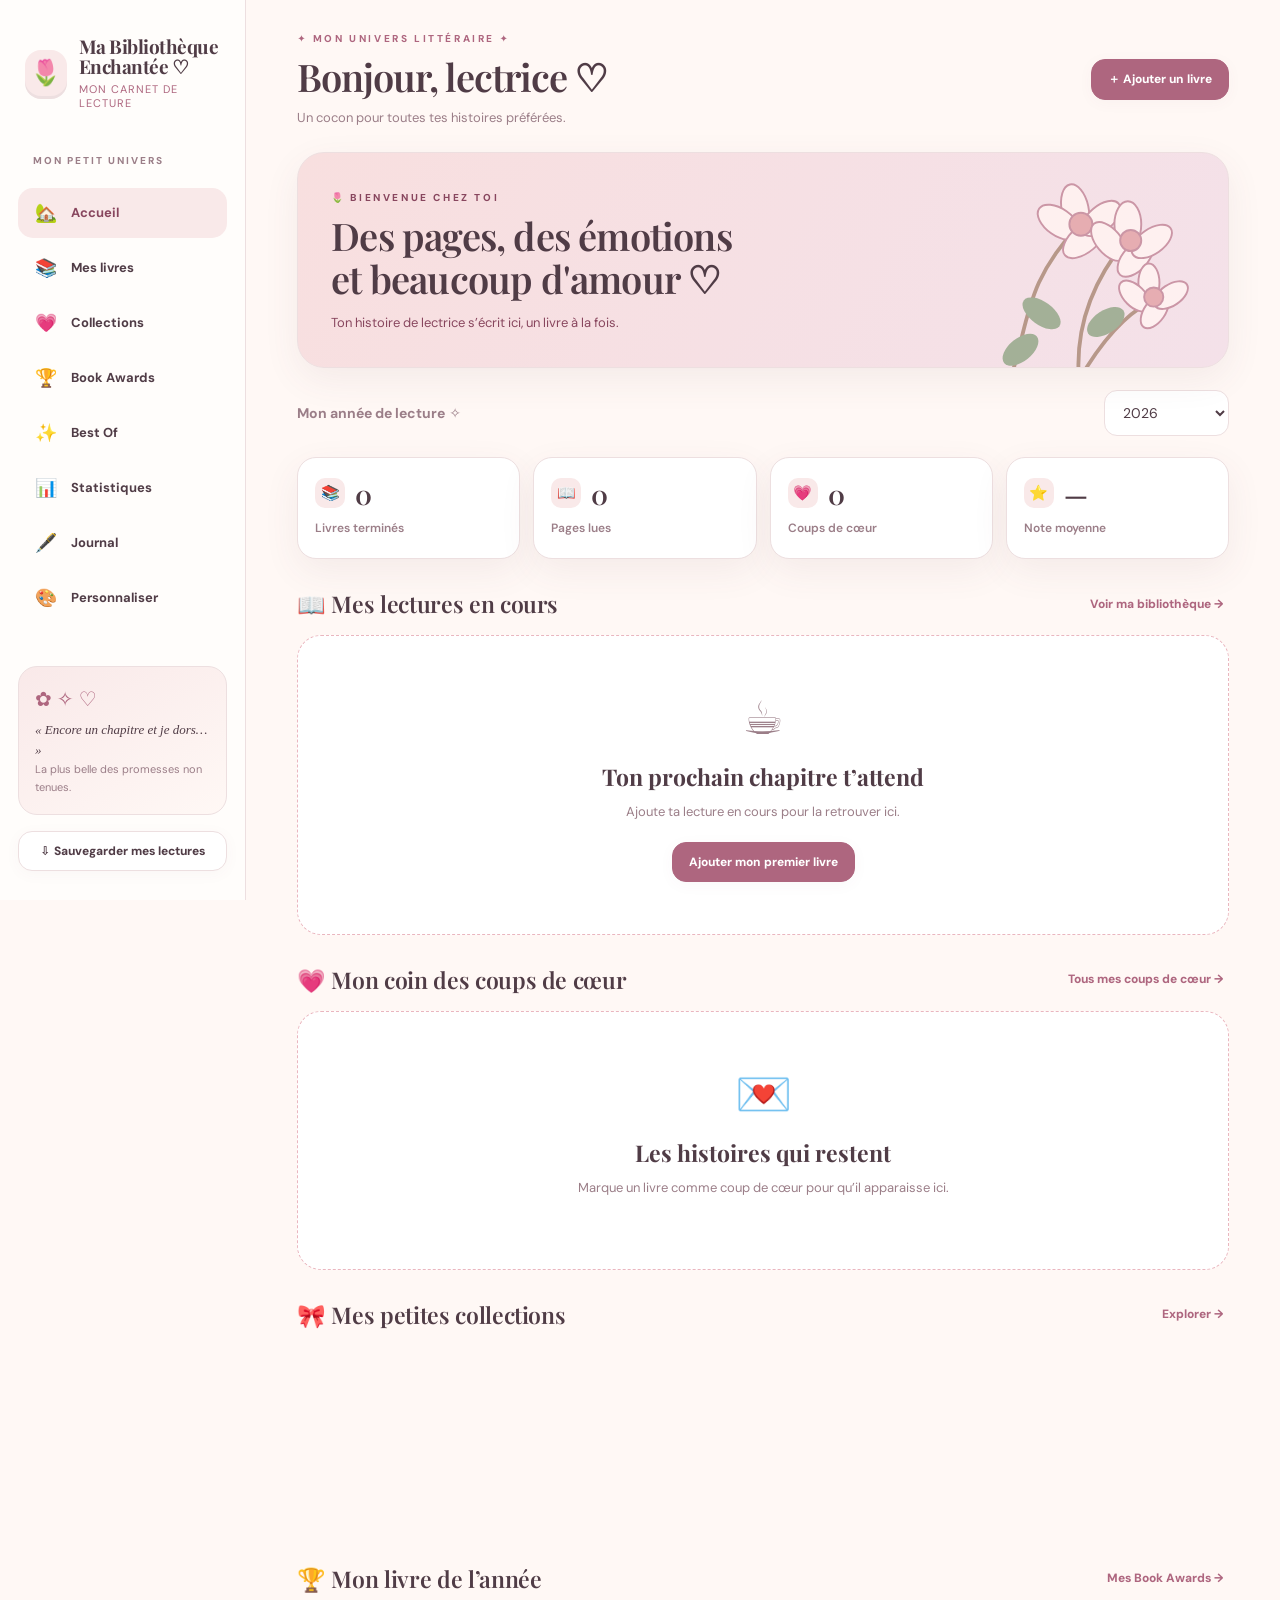
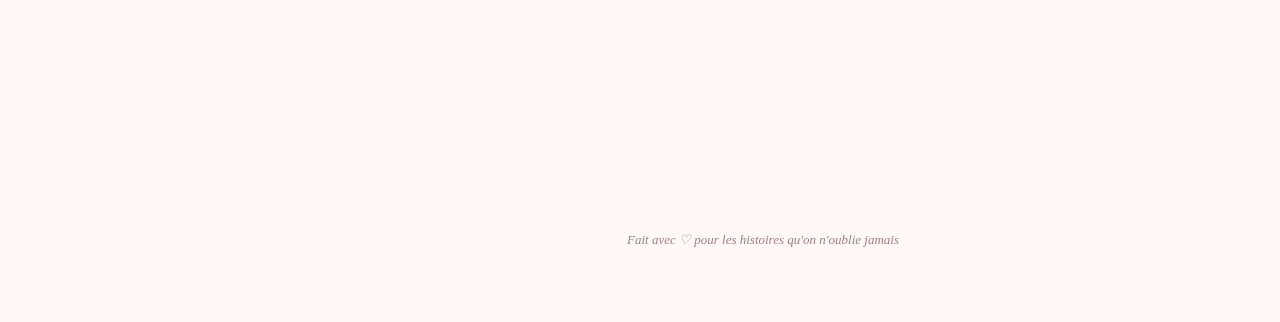
<file: ma-bibliotheque-enchantee/index.html>
<!doctype html>
<html lang="fr"><head><meta charset="utf-8"><meta name="viewport" content="width=device-width,initial-scale=1,viewport-fit=cover"><meta name="apple-mobile-web-app-capable" content="yes"><meta name="apple-mobile-web-app-title" content="Ma Bibliothèque ♡"><meta name="theme-color" content="#fff6f4"><meta name="apple-mobile-web-app-status-bar-style" content="default"><link rel="manifest" href="./manifest.webmanifest"><link rel="icon" type="image/svg+xml" href="./icon.svg"><meta name="description" content="Mon carnet de lecture cosy : livres, coups de cœur, collections, récompenses et statistiques."><title>Ma Bibliothèque Enchantée ♡ — Mon carnet de lecture</title>
<style>
@import url('https://fonts.googleapis.com/css2?family=DM+Sans:wght@400;500;600;700;800&family=Playfair+Display:wght@400;500;600;700&display=swap');
:root{--bg:#fff8f5;--panel:#fffdfb;--card:#fff;--pale:#f9e9e9;--pale2:#f5eeee;--accent:#ae667f;--accent-dark:#88465e;--ink:#503c46;--muted:#9b7e88;--line:#eddfe0;--shadow:0 12px 36px rgba(111,72,79,.075);--flower:#eab6bf;--hero:#f8dfdf;--hero2:#f4e1e9;--chip:#f9e8eb}
:root[data-theme="lilac"]{--bg:#faf8ff;--panel:#fffefe;--pale:#efebfa;--pale2:#f4f0fb;--accent:#9074b8;--accent-dark:#6b548f;--ink:#494057;--muted:#9186a0;--line:#e7e1f2;--flower:#c7b3e7;--hero:#eae1f7;--hero2:#f3e9f8;--chip:#ede7f8}
:root[data-theme="sage"]{--bg:#fafbf6;--panel:#fffffb;--pale:#e6efe5;--pale2:#eef4ed;--accent:#748e75;--accent-dark:#4f7355;--ink:#455447;--muted:#869486;--line:#e0e9db;--flower:#b6d7b2;--hero:#e3eddf;--hero2:#f1efdf;--chip:#e5efe4}
:root[data-theme="mocha"]{--bg:#fcf8f3;--panel:#fffdfa;--pale:#eee2d9;--pale2:#f2e9df;--accent:#a17a65;--accent-dark:#815847;--ink:#574336;--muted:#9b8677;--line:#e9dfd5;--flower:#d7b5a0;--hero:#ebd8ca;--hero2:#f7ebdd;--chip:#f2e6df}
*{box-sizing:border-box}html{scroll-behavior:smooth}body{margin:0;background:var(--bg);color:var(--ink);font:14px 'DM Sans',system-ui,-apple-system,sans-serif}button,input,select,textarea{font:inherit;color:inherit}button{cursor:pointer}button:disabled{opacity:.45;cursor:not-allowed}button:focus-visible,input:focus-visible,select:focus-visible,textarea:focus-visible{outline:3px solid var(--accent);outline-offset:2px}a{color:var(--accent-dark)}h1,h2,h3,h4,p{margin:0}h1,h2,h3,h4,.serif{font-family:'Playfair Display',Georgia,serif}small,.tiny{font-size:12px}svg{display:block}select{max-width:100%}
.layout{display:grid;grid-template-columns:246px minmax(0,1fr);min-height:100vh;max-width:1800px;margin:auto}.sidebar{background:var(--panel);padding:29px 18px;border-right:1px solid var(--line);position:sticky;top:0;height:100vh;display:flex;flex-direction:column;gap:12px}.logo{display:flex;gap:12px;align-items:center;padding:7px 7px 28px}.logo-bloom{width:46px;height:46px;border-radius:16px;background:var(--pale);display:grid;place-items:center;font-size:25px;box-shadow:0 3px 0 var(--line)}.logo-title{font-family:'Playfair Display',serif;font-weight:700;font-size:19px;line-height:1.07;letter-spacing:-.5px}.logo small{display:block;color:var(--accent);margin-top:5px;font-size:11px;letter-spacing:1px}.side-kicker{font-size:10px;color:var(--muted);font-weight:800;letter-spacing:2px;padding:4px 15px 9px}.nav{display:grid;gap:5px}.nav button{display:flex;align-items:center;gap:13px;background:transparent;border:none;padding:13px 16px;border-radius:15px;text-align:left;font-weight:700;font-size:13px}.nav button.active{color:var(--accent-dark);background:var(--pale)}.nav .emoji{font-size:18px;width:24px;text-align:center}.side-footer{margin-top:auto}.side-quote{border-radius:19px;background:linear-gradient(150deg,var(--pale),var(--bg));border:1px solid var(--line);padding:19px 16px;margin-bottom:16px}.side-quote .motif{color:var(--accent);font-size:20px}.side-quote p{font-family:Georgia,serif;font-style:italic;line-height:1.5;margin-top:8px;font-size:13px}.side-quote small{color:var(--muted);font-size:11px}.main{min-width:0;padding:32px clamp(18px,4vw,62px) 74px}.top{display:flex;justify-content:space-between;align-items:center;gap:15px;margin-bottom:26px}.eyebrow{color:var(--accent);font-size:10px;font-weight:800;letter-spacing:2.6px;text-transform:uppercase}.top h1{font-size:clamp(25px,3.6vw,38px);font-weight:600;letter-spacing:-1.1px;margin-top:6px}.top-sub{margin-top:7px;color:var(--muted);font-size:13px}.top-actions{display:flex;gap:8px;align-items:center}.btn,.icon-btn{border:1px solid var(--line);background:var(--card);border-radius:14px;padding:11px 16px;font-weight:800;font-size:12px;white-space:nowrap;box-shadow:0 3px 15px #7c53640a}.btn:hover,.icon-btn:hover{border-color:var(--accent);color:var(--accent-dark)}.btn.primary{color:white;background:var(--accent);border-color:var(--accent)}.btn.primary:hover{background:var(--accent-dark)}.btn.soft{background:var(--pale);color:var(--accent-dark)}.btn.danger{color:#bb5b63;background:#fff7f7}.icon-btn{padding:10px 12px;font-size:18px}.section{margin-top:29px}.section-title{display:flex;align-items:center;justify-content:space-between;gap:12px;margin-bottom:16px}.section-title h2{font-weight:600;font-size:23px;letter-spacing:-.35px}.link-btn{background:none;border:none;color:var(--accent);font-size:12px;font-weight:800}.header-row{display:flex;gap:12px;align-items:center;justify-content:space-between;flex-wrap:wrap;margin-bottom:16px}.muted{color:var(--muted)}.chip{border-radius:30px;padding:7px 12px;background:var(--chip);color:var(--accent-dark);font-size:11px;font-weight:700}.hero{background:linear-gradient(120deg,var(--hero),var(--hero2));min-height:194px;border:1px solid var(--line);border-radius:27px;display:flex;overflow:hidden;position:relative;box-shadow:var(--shadow)}.hero-copy{padding:34px 33px;z-index:1;width:66%;max-width:650px}.hero .eyebrow{color:var(--accent-dark)}.hero h2{font-size:clamp(26px,3.8vw,38px);letter-spacing:-.8px;line-height:1.14;font-weight:600;margin:9px 0 12px}.hero p{line-height:1.6;color:var(--accent-dark);font-size:13px}.hero-art{position:absolute;right:20px;bottom:-23px;width:260px;height:230px;opacity:.88;pointer-events:none}.hero-art svg{height:100%;width:100%}.stats-cards{display:grid;grid-template-columns:repeat(4,minmax(0,1fr));gap:13px;margin-top:21px}.stat-card{background:var(--card);border:1px solid var(--line);box-shadow:var(--shadow);padding:18px 17px;border-radius:19px;min-height:102px}.stat-card .stat-icon{display:inline-grid;place-items:center;width:30px;height:30px;background:var(--pale);border-radius:10px;font-size:15px}.stat-card strong{font-size:27px;font-family:'Playfair Display',Georgia,serif;display:inline-block;vertical-align:middle;margin-left:10px;font-weight:600}.stat-card small{display:block;color:var(--muted);margin-top:8px;font-weight:600}.books-grid{display:grid;grid-template-columns:repeat(auto-fill,minmax(138px,1fr));gap:20px 15px}.book{min-width:0;cursor:pointer}.book-cover{height:auto;aspect-ratio:2/3;box-shadow:0 5px 18px rgba(65,39,49,.13);background:linear-gradient(145deg,var(--pale),var(--hero2));position:relative;border-radius:8px 12px 12px 8px;overflow:hidden;border-left:6px solid #ffffff42}.book-cover img{width:100%;height:100%;object-fit:cover}.placeholder{width:100%;height:100%;padding:14px 11px;display:flex;flex-direction:column;justify-content:center;text-align:center;align-items:center;background:linear-gradient(160deg,#b58190,#7f6979);color:#fff3f3;gap:10px}.placeholder .flower{font-size:29px;opacity:.75}.placeholder b{font:600 14px Georgia,serif;line-height:1.26;overflow-wrap:anywhere}.placeholder small{font-size:10px;color:#fff9}.book .book-title{margin-top:11px;font-weight:800;font-size:12px;line-height:1.3;overflow:hidden;display:-webkit-box;-webkit-box-orient:vertical;-webkit-line-clamp:2}.book .book-author{font-size:11px;color:var(--muted);margin-top:3px;overflow:hidden;text-overflow:ellipsis;white-space:nowrap}.book-meta{margin-top:7px;display:flex;gap:5px;align-items:center;flex-wrap:wrap}.stars{color:#c39165;letter-spacing:1px;font-size:12px}.heart-bubble{position:absolute;top:7px;right:7px;border-radius:100px;padding:6px;background:#fff9;color:#c6537b;box-shadow:0 1px 6px #0002}.collection-strip{display:grid;grid-template-columns:repeat(3,minmax(0,1fr));gap:15px}.collection-tile{border-radius:21px;border:1px solid var(--line);background:var(--card);text-align:left;padding:23px 18px;min-height:160px;box-shadow:var(--shadow);position:relative;overflow:hidden}.collection-tile:after{content:'✿';font-size:95px;position:absolute;right:-5px;top:25px;color:var(--flower);opacity:.22}.collection-tile .em{font-size:30px;display:block;margin-bottom:10px}.collection-tile strong{font:600 19px 'Playfair Display',Georgia,serif;display:block;margin-bottom:6px}.collection-tile p{font-size:11px;color:var(--muted);line-height:1.5;max-width:200px}.collection-tile .count{display:block;margin-top:13px;font-size:10px;color:var(--accent);font-weight:800}.collection-tile.plus{border:2px dashed var(--flower);background:var(--pale2)}.awards-preview{display:grid;grid-template-columns:1fr 1fr;gap:16px}.award-card{background:linear-gradient(135deg,var(--panel),var(--pale));border:1px solid var(--line);border-radius:22px;padding:24px;min-height:154px;position:relative;overflow:hidden}.award-card::after{content:'✧';position:absolute;right:22px;top:4px;font-size:95px;color:var(--flower);opacity:.35}.award-card .award-icon{font-size:25px}.award-card strong{display:block;font:600 21px Georgia,serif;margin-top:8px;position:relative;z-index:1}.award-card p{color:var(--muted);font-size:12px;margin-top:6px;position:relative;z-index:1}.card{background:var(--card);border:1px solid var(--line);border-radius:21px;padding:23px;box-shadow:var(--shadow)}.toolbar{display:flex;gap:10px;align-items:center;flex-wrap:wrap;margin-bottom:20px}.toolbar .search{flex:1;min-width:170px}.search,.field{border:1px solid var(--line);background:var(--card);border-radius:13px;padding:12px 14px;outline:none;min-height:43px;width:100%}.search:focus,.field:focus{border-color:var(--accent)}.select{width:auto;min-width:125px}.empty{background:var(--card);border:1px dashed var(--flower);border-radius:24px;text-align:center;padding:52px 20px;color:var(--muted)}.empty .big{font-size:46px;margin-bottom:13px}.empty h3{color:var(--ink);font-size:23px;margin-bottom:9px}.empty p{margin:0 auto 18px;max-width:460px;line-height:1.7;font-size:13px}.year-nav{display:flex;gap:8px;align-items:center}.year-nav select{background:var(--card);border:1px solid var(--line);border-radius:12px;padding:10px}.two-cols{display:grid;grid-template-columns:1.2fr .8fr;gap:18px}.progress-track,.bar-bg{width:100%;height:11px;border-radius:999px;background:var(--pale2);overflow:hidden}.progress-fill,.bar-fill{height:100%;border-radius:inherit;background:var(--accent);min-width:0}.stat-chart{display:flex;gap:10px;align-items:end;min-height:215px;border-bottom:1px solid var(--line);padding:18px 0 0}.month-col{display:flex;flex-direction:column;justify-content:flex-end;align-items:center;flex:1;gap:8px;height:200px}.month-bar{width:58%;max-width:26px;min-height:3px;border-radius:7px 7px 0 0;background:linear-gradient(180deg,var(--accent),var(--flower))}.month-col small{font-size:10px;color:var(--muted);font-weight:800}.month-col .num{font-size:10px;color:var(--accent-dark)}.genre-row{margin-top:16px}.genre-row .lbl{display:flex;align-items:center;justify-content:space-between;margin-bottom:7px;font-size:12px}.genre-row .lbl b{font-weight:700}.genre-row .bar-bg{height:8px}.log-row{display:flex;gap:12px;padding:14px 0;border-bottom:1px solid var(--line);align-items:center}.log-row:last-child{border-bottom:0}.log-emoji{background:var(--pale);border-radius:12px;padding:11px;font-size:20px}.log-row .name{font-weight:800;font-size:13px}.log-row small{display:block;color:var(--muted);font-size:11px;margin-top:3px}.log-row .pages{color:var(--accent-dark);font-weight:800;margin-left:auto}.nomination{display:flex;gap:12px;align-items:center;padding:15px;border:1px solid var(--line);border-radius:16px;background:var(--panel);margin-top:10px;flex-wrap:wrap}.nomination .awardicon{background:var(--pale);padding:11px;border-radius:13px;font-size:23px}.nomination .title{flex:1;min-width:155px;font-weight:700;font-size:13px}.nomination .winner{font-size:12px;color:var(--accent-dark);margin-top:5px}.nomination .choose{min-width:150px;max-width:225px}.tag-row{display:flex;gap:7px;flex-wrap:wrap;margin-top:10px}.tag{font-size:11px;font-weight:700;background:var(--pale);color:var(--accent-dark);border-radius:40px;padding:6px 10px}.modal-back{position:fixed;inset:0;background:#45303d92;z-index:40;padding:18px;display:flex;align-items:center;justify-content:center;backdrop-filter:blur(3px)}.modal{width:min(710px,100%);max-height:min(90vh,900px);overflow:auto;background:var(--panel);border-radius:23px;box-shadow:0 20px 85px #2414214d;padding:27px}.modal-head{display:flex;justify-content:space-between;align-items:center;gap:12px;margin-bottom:22px}.modal-head h2{font-size:27px}.close{border:0;background:var(--pale);border-radius:50%;width:38px;height:38px;font-size:19px}.form-grid{display:grid;grid-template-columns:repeat(2,minmax(0,1fr));gap:14px}.inputgroup{display:flex;flex-direction:column;gap:7px;min-width:0}.inputgroup.full{grid-column:1/-1}.inputgroup label{font-size:11px;color:var(--muted);font-weight:800}.inputgroup .field{background:white}.inputgroup textarea{resize:vertical;min-height:81px}.checkline{display:flex;gap:9px;align-items:center;padding:11px;background:var(--pale);border-radius:12px;font-weight:700;font-size:12px}.checkline input{accent-color:var(--accent);width:17px;height:17px}.modal-actions{display:flex;gap:10px;justify-content:flex-end;flex-wrap:wrap;margin-top:23px}.search-results{display:grid;gap:8px;max-height:230px;overflow:auto;margin-top:10px}.search-result{border:1px solid var(--line);border-radius:12px;padding:8px;background:white;display:flex;gap:11px;text-align:left;width:100%;align-items:center}.search-result img{width:35px;height:51px;object-fit:cover;border-radius:4px}.search-result strong{display:block;font-size:12px}.search-result small{color:var(--muted)}.book-detail{display:grid;grid-template-columns:150px 1fr;gap:20px}.book-detail .book-cover{width:150px}.book-detail h3{font-size:26px;line-height:1.16}.book-detail p{line-height:1.65}.detail-row{display:flex;align-items:center;gap:6px;flex-wrap:wrap;margin:9px 0}.detail-notes{background:var(--pale);padding:14px;border-radius:12px;margin-top:12px;white-space:pre-wrap}.settings-grid{display:grid;grid-template-columns:repeat(4,1fr);gap:10px;margin-top:15px}.theme-button{padding:14px 8px;border:2px solid var(--line);border-radius:15px;background:var(--card);font-size:12px;font-weight:700}.theme-button.selected{border-color:var(--accent)}.theme-dot{width:40px;height:40px;border-radius:50%;display:block;margin:0 auto 8px}.helper{color:var(--muted);font-size:12px;line-height:1.65}.bottom-nav{display:none}.toast{position:fixed;bottom:25px;left:50%;transform:translate(-50%,25px);opacity:0;pointer-events:none;z-index:60;background:var(--ink);color:white;padding:12px 20px;border-radius:100px;box-shadow:var(--shadow);font-size:12px;font-weight:700;transition:.22s;max-width:90vw;text-align:center}.toast.visible{opacity:1;transform:translate(-50%,0)}.foot{padding:32px 0 0;text-align:center;color:var(--muted);font:italic 13px Georgia,serif}.notice{background:var(--pale);border:1px solid var(--line);border-radius:15px;padding:13px;font-size:12px;line-height:1.6;color:var(--accent-dark)}.inline-cta{display:flex;gap:8px;flex-wrap:wrap;margin-top:12px}.divider{height:1px;background:var(--line);margin:20px 0}
@media(max-width:980px){.layout{grid-template-columns:205px minmax(0,1fr)}.sidebar{padding:23px 12px}.main{padding:25px 24px 90px}.collection-strip{grid-template-columns:repeat(2,1fr)}.stats-cards{grid-template-columns:repeat(2,1fr)}.hero-art{right:-38px;opacity:.65}}
@media(max-width:650px){.layout{display:block}.sidebar{display:none}.main{padding:25px 17px 105px}.top{align-items:start}.top h1{font-size:27px}.top-sub{max-width:240px}.top-actions .btn{padding:10px 12px}.top-actions .btn span{display:none}.hero{min-height:180px}.hero-copy{padding:25px 21px;width:90%}.hero h2{font-size:27px}.hero p{max-width:215px}.hero-art{width:190px;height:180px;right:-67px;bottom:-20px;opacity:.5}.stat-card{padding:15px 11px;min-height:94px}.stat-card strong{font-size:24px;margin-left:6px}.stat-card small{font-size:10px}.books-grid{grid-template-columns:repeat(3,minmax(0,1fr));gap:16px 10px}.collection-strip{grid-template-columns:repeat(2,minmax(0,1fr));gap:10px}.collection-tile{padding:17px 12px;min-height:154px}.collection-tile strong{font-size:16px}.collection-tile .em{font-size:25px}.awards-preview{grid-template-columns:1fr}.two-cols{grid-template-columns:1fr}.bottom-nav{display:flex;position:fixed;bottom:0;left:0;right:0;height:calc(70px + env(safe-area-inset-bottom));padding:7px 5px env(safe-area-inset-bottom);z-index:20;justify-content:space-around;background:#fffcfbee;border-top:1px solid var(--line);backdrop-filter:blur(14px)}.bottom-nav button{background:transparent;border:0;font-size:9px;color:var(--muted);display:flex;align-items:center;flex-direction:column;gap:3px;padding:3px;min-width:52px;font-weight:800}.bottom-nav button span{font-size:22px}.bottom-nav button.active{color:var(--accent-dark)}.modal-back{align-items:flex-end;padding:0}.modal{max-height:94vh;border-radius:23px 23px 0 0;padding:22px 16px calc(25px + env(safe-area-inset-bottom))}.form-grid{gap:11px}.book-detail{grid-template-columns:105px 1fr;gap:13px}.book-detail .book-cover{width:105px}.settings-grid{grid-template-columns:repeat(2,1fr)}.year-nav{max-width:100%}.nomination .choose{width:100%;max-width:none}.nomination .title{min-width:0}.foot{padding-bottom:20px}}
</style></head><body><div class="layout"><aside class="sidebar"><div class="logo"><span class="logo-bloom">🌷</span><div><div class="logo-title">Ma Bibliothèque<br>Enchantée ♡</div><small>MON CARNET DE LECTURE</small></div></div><div class="side-kicker">MON PETIT UNIVERS</div><nav class="nav" id="sidebarNav"></nav><div class="side-footer"><div class="side-quote"><span class="motif">✿ ✧ ♡</span><p>« Encore un chapitre et je dors… »</p><small>La plus belle des promesses non tenues.</small></div><button class="btn" style="width:100%" data-action="export">⇩ Sauvegarder mes lectures</button></div></aside><main class="main"><header class="top"><div><div class="eyebrow">✦ MON UNIVERS LITTÉRAIRE ✦</div><h1 id="pageTitle">Bonjour, lectrice ♡</h1><p class="top-sub" id="pageSubtitle">Bienvenue dans ton petit cocon de lecture.</p></div><div class="top-actions"><button class="btn primary" data-action="add-book">＋ <span>Ajouter un livre</span></button></div></header><div id="content"></div><div class="foot">Fait avec ♡ pour les histoires qu'on n'oublie jamais</div></main></div><nav class="bottom-nav" id="bottomNav" aria-label="Navigation mobile"></nav><div id="modalRoot"></div><div id="toast" class="toast" role="status" aria-live="polite"></div><input id="importFile" type="file" accept=".json,application/json" hidden><input id="barcodePhoto" type="file" accept="image/*" hidden>
<script>
'use strict';
const KEY='ma_bibliotheque_cosygirly_v4',LEGACY=['ma_bibliotheque_enchantee_v3','ma_bibliotheque_enchantee_v2','ma_bibliotheque_enchantee_v1'];
const TODAY=()=>{let d=new Date();return [d.getFullYear(),String(d.getMonth()+1).padStart(2,'0'),String(d.getDate()).padStart(2,'0')].join('-')};
const uid=()=>Math.random().toString(36).slice(2)+Date.now().toString(36);
const $=(s,root=document)=>root.querySelector(s),$$=(s,root=document)=>[...root.querySelectorAll(s)];
const esc=v=>String(v??'').replace(/[&<>"']/g,c=>({'&':'&amp;','<':'&lt;','>':'&gt;','"':'&quot;',"'":'&#39;'}[c]));
const attr=esc;const validUrl=v=>{try{let u=new URL(v);return /^(http:|https:)$/.test(u.protocol)?u.href:''}catch{return ''}};
const mons=['Jan','Fév','Mar','Avr','Mai','Jun','Jul','Aoû','Sep','Oct','Nov','Déc'];
const NAV=[['home','🏡','Accueil'],['books','📚','Mes livres'],['collections','💗','Collections'],['awards','🏆','Book Awards'],['bestof','✨','Best Of'],['stats','📊','Statistiques'],['journal','🖋️','Journal'],['settings','🎨','Personnaliser']];
const GENRES=['Dark romance','Romance','Romantasy','Fantasy','Rom-com','Thriller','Contemporain','Young adult','Science-fiction','Autre'];
const STATUSES=[['wishlist','Wishlist'],['tbr','À lire / PAL'],['reading','En cours'],['done','Terminé'],['paused','En pause'],['dnf','Abandonné']];
const AWARD_DEFAULT=[['book','👑','Livre de l’année'],['couple','💞','Meilleur couple'],['hero','🖤','Meilleur héros'],['heroine','🌷','Meilleure héroïne'],['romance','💕','Meilleure romance'],['dark','🕯️','Meilleure dark romance'],['fantasy','✨','Meilleure romantasy'],['emotion','🥹','Plus grande émotion'],['spicy','🌶️','Meilleur spicy'],['surprise','🎀','Plus belle surprise']];
const COLLECTION_DEFAULT=[['favorites','💗','Mes coups de cœur','Les histoires qui ont une place à part.'],['men','🖤','Mes hommes fictifs préférés','Ces héros dont on ne se remet pas.'],['five','⭐','Mes 5 étoiles','Le club très sélect des lectures parfaites.'],['tears','🥹','Livres qui m’ont détruite','Des émotions fortes, jusqu’à la dernière page.'],['reread','📖','À relire absolument','Des histoires dans lesquelles retourner.'],['comfort','☕','Mes lectures doudou','Celles qui réchauffent le cœur.']];
const blank=()=>({version:4,theme:'blush',books:[],logs:[],collections:COLLECTION_DEFAULT.map(([id,emoji,name,description])=>({id,emoji,name,description,bookIds:[]})),awards:{},awardCategories:[],goal:40});
function normalizeBook(b){const finished=b.finishedAt||b.dateFinished||'';return {id:b.id||uid(),title:String(b.title||'Livre sans titre'),author:String(b.author||''),isbn:b.isbn||'',cover:validUrl(b.cover||''),genre:b.genre||'Autre',format:b.format||'Papier',pages:Math.max(0,Number(b.pages)||0),series:b.series||'',status:b.status|| (finished?'done':'tbr'),rating:Math.max(0,Math.min(5,Number(b.rating)||0)),spice:Math.max(0,Math.min(5,Number(b.spice)||0)),emotion:Math.max(0,Math.min(5,Number(b.emotion)||0)),romance:Math.max(0,Math.min(5,Number(b.romance)||0)),plot:Math.max(0,Math.min(5,Number(b.plot)||0)),favorite:!!b.favorite,startedAt:b.startedAt||'',finishedAt:finished,notes:b.notes||'',quote:b.quote||'',tags:b.tags||'',createdAt:b.createdAt||TODAY()}}
function normalize(raw){if(!raw||!Array.isArray(raw.books))throw Error('Sauvegarde non reconnue');const o=blank();o.theme=['blush','lilac','sage','mocha'].includes(raw.theme)?raw.theme:'blush';o.goal=Math.max(1,Number(raw.goal)||40);o.books=raw.books.map(normalizeBook);o.logs=(Array.isArray(raw.logs)?raw.logs:[]).filter(l=>l.bookId).map(l=>({id:l.id||uid(),bookId:l.bookId,date:l.date||TODAY(),pages:Math.max(0,Number(l.pages)||0),note:l.note||''}));if(Array.isArray(raw.collections)){o.collections=raw.collections.filter(x=>x.name).map(x=>({id:x.id||uid(),emoji:x.emoji||'🎀',name:x.name,description:x.description||'',bookIds:Array.isArray(x.bookIds)?x.bookIds:[]}));for(const d of COLLECTION_DEFAULT)if(!o.collections.some(x=>x.id===d[0]))o.collections.push({id:d[0],emoji:d[1],name:d[2],description:d[3],bookIds:[]});}
 // Les journaux de l'ancienne version permettent de reconnaître les lectures en cours.
 if(Number(raw.version)!==4)for(const b of o.books){if(!b.finishedAt&&b.status==='tbr'&&o.logs.some(l=>l.bookId===b.id&&l.pages>0))b.status='reading';}
 o.awards=raw.awards&&typeof raw.awards==='object'?raw.awards:{};o.awardCategories=Array.isArray(raw.awardCategories)?raw.awardCategories:[];return o;}
function load(){try{let s=localStorage.getItem(KEY);if(s)return normalize(JSON.parse(s));for(const k of LEGACY){let x=localStorage.getItem(k);if(x){let n=normalize(JSON.parse(x));localStorage.setItem(KEY,JSON.stringify(n));return n;}}}catch(e){console.warn(e)}return blank()}
let db=load(),ui={view:'home',filter:'all',search:'',sort:'recent',year:new Date().getFullYear(),collection:'',bestMetric:'rating',bestGenre:'all',bestYear:'all',online:[],scanner:null};
function save(){try{localStorage.setItem(KEY,JSON.stringify(db));return true}catch(e){toast('Stockage limité : pense à exporter tes données.');return false}}
function toast(t){let x=$('#toast');x.textContent=t;x.classList.add('visible');clearTimeout(toast.timer);toast.timer=setTimeout(()=>x.classList.remove('visible'),2600)}
const bookBy=id=>db.books.find(b=>b.id===id),statLabel=s=>STATUSES.find(x=>x[0]===s)?.[1]||s;
const totalPages=b=>db.logs.filter(l=>l.bookId===b.id).reduce((s,l)=>s+Number(l.pages||0),0);
function doneForYear(y){return db.books.filter(b=>b.status==='done'&&b.finishedAt?.startsWith(String(y)))}
function bookCover(b){return `<div class="book-cover">${b.cover?`<img src="${attr(b.cover)}" loading="lazy" alt="Couverture de ${attr(b.title)}" onerror="this.style.display='none';this.nextElementSibling.style.display='flex'"><div class="placeholder" style="display:none"><span class="flower">✿</span><b>${esc(b.title)}</b><small>${esc(b.author)}</small></div>`:`<div class="placeholder"><span class="flower">✿</span><b>${esc(b.title)}</b><small>${esc(b.author)}</small></div>`}${b.favorite?'<span class="heart-bubble">♥</span>':''}</div>`}
function bookCard(b){return `<article class="book" tabindex="0" role="button" data-action="show-book" data-id="${attr(b.id)}">${bookCover(b)}<div class="book-title">${esc(b.title)}</div><div class="book-author">${esc(b.author||'Auteur inconnu')}</div><div class="book-meta">${b.rating?`<span class="stars">★ ${b.rating}/5</span>`:''}${b.status==='reading'?'<span class="chip">En cours</span>':''}</div></article>`}
const empty=(emoji,title,copy,btn='')=>`<div class="empty"><div class="big">${emoji}</div><h3>${title}</h3><p>${copy}</p>${btn}</div>`;
function section(title,right,body){return `<section class="section"><div class="section-title"><h2>${title}</h2>${right||''}</div>${body}</section>`}
function navRender(){const nav=where=>NAV.filter(x=>where==='bottom'?['home','books','collections','awards','stats'].includes(x[0]):true).map(([v,e,t])=>`<button class="${ui.view===v?'active':''}" data-view="${v}"><span class="emoji">${e}</span>${t}</button>`).join('');$('#sidebarNav').innerHTML=nav('sidebar');$('#bottomNav').innerHTML=nav('bottom')}
function topText(){const dict={home:['Bonjour, lectrice ♡','Un cocon pour toutes tes histoires préférées.'],books:['Ma bibliothèque 📚','Tous tes livres, tous tes univers.'],collections:['Mes collections 💗','Classe tes lectures comme tu en as envie.'],awards:['Mes Book Awards 🏆','Célèbre les histoires qui ont marqué ton année.'],bestof:['Mon Best Of ✨','Le classement de tes lectures inoubliables.'],stats:['Mes statistiques 📊','Ton année de lecture, en belles données.'],journal:['Mon journal 🖋️','Chaque petite page compte.'],settings:['Mon petit atelier 🎨','Rends ton carnet encore plus toi.']};let d=dict[ui.view]||dict.home;$('#pageTitle').textContent=d[0];$('#pageSubtitle').textContent=d[1]}
function yearSelect(){const years=new Set([new Date().getFullYear(),ui.year,...db.books.map(b=>Number((b.finishedAt||'').slice(0,4))).filter(Boolean)]);return `<select class="field select" id="yearSelect" aria-label="Année">${[...years].sort((a,b)=>b-a).map(y=>`<option value="${y}" ${ui.year===y?'selected':''}>${y}</option>`).join('')}</select>`}
function overview(){const d=doneForYear(ui.year),rated=d.filter(x=>x.rating>0),tot=d.reduce((s,b)=>s+(+b.pages||0),0),fav=d.filter(x=>x.favorite).length;return [{ico:'📚',num:d.length,lbl:'Livres terminés'},{ico:'📖',num:tot.toLocaleString('fr-FR'),lbl:'Pages lues'},{ico:'💗',num:fav,lbl:'Coups de cœur'},{ico:'⭐',num:rated.length?(rated.reduce((s,b)=>s+b.rating,0)/rated.length).toFixed(1).replace('.',','):'—',lbl:'Note moyenne'}]}
function renderHome(){const current=db.books.filter(b=>b.status==='reading'),fav=db.books.filter(b=>b.favorite),rec=db.books.filter(b=>b.status==='done').sort((a,b)=>(b.finishedAt||'').localeCompare(a.finishedAt||''));const ys=yearSelect();const trophy=db.awards[ui.year]?.book;return `<div class="hero"><div class="hero-copy"><span class="eyebrow">🌷 BIENVENUE CHEZ TOI</span><h2>Des pages, des émotions<br>et beaucoup d'amour ♡</h2><p>Ton histoire de lectrice s’écrit ici, un livre à la fois.</p></div><div class="hero-art"><svg viewBox="0 0 240 240" xmlns="http://www.w3.org/2000/svg"><path d="M47 236 C70 170 62 130 122 67 M121 229 Q115 151 170 84 M122 228 Q161 161 204 144" fill="none" stroke="#af8e7d" stroke-width="4" stroke-linecap="round"/><g fill="#fff2f1" stroke="#c58b9d" stroke-width="2"><ellipse cx="117" cy="51" rx="14" ry="26" transform="rotate(-12 117 51)"/><ellipse cx="100" cy="65" rx="14" ry="25" transform="rotate(-55 100 65)"/><ellipse cx="127" cy="82" rx="14" ry="27" transform="rotate(50 127 82)"/><ellipse cx="144" cy="61" rx="13" ry="24" transform="rotate(50 144 61)"/><circle cx="123" cy="67" r="12" fill="#e4a6aa"/><ellipse cx="172" cy="67" rx="14" ry="24"/><ellipse cx="152" cy="85" rx="13" ry="24" transform="rotate(-40 152 85)"/><ellipse cx="180" cy="102" rx="13" ry="24" transform="rotate(42 180 102)"/><ellipse cx="197" cy="85" rx="13" ry="24" transform="rotate(55 197 85)"/><circle cx="175" cy="84" r="11" fill="#e4a6aa"/><ellipse cx="194" cy="128" rx="11" ry="20"/><ellipse cx="179" cy="142" rx="11" ry="20" transform="rotate(-45 179 142)"/><ellipse cx="200" cy="158" rx="11" ry="20" transform="rotate(35 200 158)"/><ellipse cx="217" cy="141" rx="11" ry="20" transform="rotate(56 217 141)"/><circle cx="199" cy="143" r="10" fill="#e4a6aa"/></g><g fill="#98a98c"><ellipse cx="82" cy="160" rx="12" ry="23" transform="rotate(-54 82 160)"/><ellipse cx="149" cy="169" rx="12" ry="22" transform="rotate(57 149 169)"/><ellipse cx="60" cy="198" rx="12" ry="22" transform="rotate(51 60 198)"/></g></svg></div></div><div class="header-row" style="margin:22px 0 0"><div class="muted"><b>Mon année de lecture</b> ✧</div>${ys}</div><div class="stats-cards">${overview().map(s=>`<div class="stat-card"><span class="stat-icon">${s.ico}</span><strong>${s.num}</strong><small>${s.lbl}</small></div>`).join('')}</div>${section('📖 Mes lectures en cours',`<button class="link-btn" data-view="books" data-filter="reading">Voir ma bibliothèque →</button>`,current.length?`<div class="books-grid">${current.slice(0,6).map(bookCard).join('')}</div>`:empty('☕','Ton prochain chapitre t’attend','Ajoute ta lecture en cours pour la retrouver ici.',`<button class="btn primary" data-action="add-book">Ajouter mon premier livre</button>`))}${section('💗 Mon coin des coups de cœur',`<button class="link-btn" data-view="collections" data-collection="favorites">Tous mes coups de cœur →</button>`,fav.length?`<div class="books-grid">${fav.slice(0,6).map(bookCard).join('')}</div>`:empty('💌','Les histoires qui restent','Marque un livre comme coup de cœur pour qu’il apparaisse ici.'))}${section('🎀 Mes petites collections',`<button class="link-btn" data-view="collections">Explorer →</button>`,`<div class="collection-strip">${db.collections.slice(0,3).map(collectionTile).join('')}</div>`)}${section('🏆 Mon livre de l’année',`<button class="link-btn" data-view="awards">Mes Book Awards →</button>`,`<div class="awards-preview"><div class="award-card"><div class="award-icon">👑</div><strong>${trophy&&bookBy(trophy)?esc(bookBy(trophy).title):'Le grand gagnant ?'}</strong><p>${trophy&&bookBy(trophy)?esc(bookBy(trophy).author):'Élis ton livre favori de '+ui.year+' dans les Book Awards.'}</p></div><div class="award-card"><div class="award-icon">✨</div><strong>Ton Hall of Fame</strong><p>Les personnages, histoires et émotions inoubliables.</p><button class="btn soft" style="margin-top:12px" data-view="bestof">Voir mon Best Of →</button></div></div>`)}`}
function renderBooks(){let arr=[...db.books];if(ui.filter==='favorite')arr=arr.filter(b=>b.favorite);else if(ui.filter!=='all')arr=arr.filter(b=>b.status===ui.filter);if(ui.search.trim()){let q=ui.search.toLowerCase();arr=arr.filter(b=>[b.title,b.author,b.isbn,b.genre,b.series,b.tags].some(s=>String(s||'').toLowerCase().includes(q)))}arr.sort(ui.sort==='title'?(a,b)=>a.title.localeCompare(b.title,'fr'):ui.sort==='rating'?(a,b)=>b.rating-a.rating:ui.sort==='old'?(a,b)=>(a.createdAt||'').localeCompare(b.createdAt||''):(a,b)=>(b.createdAt||'').localeCompare(a.createdAt||''));return `<div class="toolbar"><input class="search" id="bookSearch" placeholder="🔎  Titre, auteur, série ou ISBN..." value="${attr(ui.search)}" aria-label="Chercher mes livres"><select class="field select" id="bookFilter" aria-label="Filtrer"><option value="all">Tous (${db.books.length})</option>${STATUSES.map(([v,t])=>`<option value="${v}" ${ui.filter===v?'selected':''}>${t}</option>`).join('')}<option value="favorite" ${ui.filter==='favorite'?'selected':''}>💗 Coups de cœur</option></select><select class="field select" id="bookSort" aria-label="Trier"><option value="recent" ${ui.sort==='recent'?'selected':''}>Récents</option><option value="title" ${ui.sort==='title'?'selected':''}>Titre A–Z</option><option value="rating" ${ui.sort==='rating'?'selected':''}>Meilleures notes</option><option value="old" ${ui.sort==='old'?'selected':''}>Plus anciens</option></select></div><div class="header-row"><span class="muted">${arr.length} livre${arr.length>1?'s':''} dans cette sélection</span><button class="btn soft" data-action="add-book">＋ Nouveau livre</button></div>${arr.length?`<div class="books-grid">${arr.map(bookCard).join('')}</div>`:empty('📚',ui.search?'Aucun livre trouvé':'Une bibliothèque à remplir','Recherche un autre terme ou ajoute une nouvelle lecture.',`<button class="btn primary" data-action="add-book">Ajouter un livre</button>`)}`}
function collectionIds(c){if(c.id==='favorites')return db.books.filter(b=>b.favorite).map(b=>b.id);if(c.id==='five')return db.books.filter(b=>b.rating===5).map(b=>b.id);return c.bookIds||[]}
function collectionTile(c){return `<button class="collection-tile" data-view="collections" data-collection="${attr(c.id)}"><span class="em">${esc(c.emoji)}</span><strong>${esc(c.name)}</strong><p>${esc(c.description)}</p><span class="count">${collectionIds(c).length} livre(s) ✧</span></button>`}
function renderCollections(){const selected=db.collections.find(c=>c.id===ui.collection);if(selected){let books=collectionIds(selected).map(bookBy).filter(Boolean);return `<div class="header-row"><button class="btn soft" data-action="collections-back">← Toutes mes collections</button>${!['favorites','five'].includes(selected.id)?`<button class="btn" data-action="edit-collection" data-id="${attr(selected.id)}">✏️ Modifier la collection</button>`:''}</div><div class="hero" style="min-height:150px"><div class="hero-copy" style="padding:24px"><div class="eyebrow">${esc(selected.emoji)} MA COLLECTION</div><h2>${esc(selected.name)}</h2><p>${esc(selected.description)}</p></div></div>${section(`${books.length} livre(s)`, '',books.length?`<div class="books-grid">${books.map(bookCard).join('')}</div>`:empty('💗','Cette collection attend ses livres','Modifie la collection pour y ajouter tes romans favoris.',!['favorites','five'].includes(selected.id)?`<button class="btn primary" data-action="edit-collection" data-id="${attr(selected.id)}">Choisir des livres</button>`:`<button class="btn primary" data-view="books">Voir mes livres</button>`))}`}return `<div class="notice">✨ Crée tes propres catégories, ajoute des livres et retrouve-les ici à tout moment. Les collections « Coups de cœur » et « 5 étoiles » se remplissent automatiquement.</div><div class="header-row" style="margin:24px 0"><span class="muted">${db.collections.length} collections</span><button class="btn primary" data-action="add-collection">＋ Nouvelle collection</button></div><div class="collection-strip">${db.collections.map(collectionTile).join('')}<button class="collection-tile plus" data-action="add-collection"><span class="em">＋</span><strong>Une nouvelle idée ?</strong><p>Crée ton prochain petit coin de lecture.</p></button></div>`}
function awardCategories(){return [...AWARD_DEFAULT,...db.awardCategories.map(x=>[x.id,x.emoji||'🏅',x.name])]}
function renderAwards(){let year=ui.year,winners=db.awards[year]||{},choices=db.books.filter(b=>b.status==='done'&&b.finishedAt?.startsWith(String(year)));return `<div class="header-row"><div class="chip">🏆 BOOK AWARDS DE ${year}</div><div class="year-nav">${yearSelect()}</div></div><div class="hero" style="min-height:162px"><div class="hero-copy" style="padding:24px 28px"><div class="eyebrow">✨ TES RÉCOMPENSES LITTÉRAIRES</div><h2>Et les gagnants sont…</h2><p>C'est toi qui décides des grands favoris de ton année.</p></div><div class="hero-art" style="font-size:130px;text-align:center;line-height:220px;opacity:.45">🏆</div></div><div class="header-row" style="margin:25px 0 5px"><b>${awardCategories().length} catégories</b><button class="btn soft" data-action="add-award">＋ Créer un award</button></div>${choices.length?`<p class="helper" style="margin:10px 0 18px">Les gagnants se choisissent parmi tes livres marqués « Terminé » en ${year}.</p>`:`<div class="notice" style="margin-top:14px">Aucun livre terminé en ${year} pour le moment. Ajoute des livres terminés (avec leur date de fin) pour pouvoir voter.</div>`}${awardCategories().map(([id,emoji,name])=>{let b=bookBy(winners[id]);return `<div class="nomination"><span class="awardicon">${esc(emoji)}</span><div class="title">${esc(name)}<div class="winner">${b?`👑 ${esc(b.title)}`:'Pas encore attribué'}</div></div><select class="field select choose" data-award="${attr(id)}" aria-label="Gagnant : ${attr(name)}"><option value="">Choisir un livre…</option>${choices.map(x=>`<option value="${attr(x.id)}" ${winners[id]===x.id?'selected':''}>${esc(x.title)}</option>`).join('')}</select>${!AWARD_DEFAULT.some(x=>x[0]===id)?`<button class="icon-btn" data-action="remove-award" data-id="${attr(id)}" title="Supprimer">×</button>`:''}</div>`}).join('')}`}
function renderBestof(){
 const metrics=[['rating','⭐ Mes meilleures notes'],['emotion','🥹 Mes lectures les plus émouvantes'],['romance','💕 Les plus belles romances'],['spice','🌶️ Mes lectures les plus spicy'],['plot','✨ Les meilleures intrigues']];
 const finished=db.books.filter(b=>b.status==='done');
 const fave=[...db.books].filter(b=>b.favorite).sort((a,b)=>b.rating-a.rating||a.title.localeCompare(b.title,'fr'));
 let items=finished.filter(b=>(ui.bestYear==='all'||(b.finishedAt||'').startsWith(ui.bestYear))&&(ui.bestGenre==='all'||b.genre===ui.bestGenre));
 items.sort((a,b)=>Number(b[ui.bestMetric]||0)-Number(a[ui.bestMetric]||0)||Number(b.rating||0)-Number(a.rating||0)||a.title.localeCompare(b.title,'fr'));
 items=items.filter(b=>Number(b[ui.bestMetric]||0)>0).slice(0,10);
 let years=[...new Set(finished.map(b=>(b.finishedAt||'').slice(0,4)).filter(Boolean))].sort((a,b)=>b.localeCompare(a));
 return `<div class="hero" style="min-height:155px"><div class="hero-copy" style="padding:25px"><span class="eyebrow">✦ MES LIVRES INOUBLIABLES ✦</span><h2>Le meilleur de mes lectures ♡</h2><p>Mon panthéon de livres, d'amour et de belles émotions.</p></div><div class="hero-art" style="font-size:112px;line-height:180px;text-align:center;opacity:.7">✨</div></div>
 ${section('👑 Mon Hall of Fame',`<span class="muted">${fave.length} coup(s) de cœur</span>`,fave.length?`<div class="books-grid">${fave.map(bookCard).join('')}</div>`:empty('💗','Tes favoris éternels','Marque les histoires qui t’ont bouleversée en coups de cœur pour construire ton Hall of Fame.',`<button class="btn primary" data-view="books">Choisir mes favoris</button>`))}
 ${section('🏆 Mes Top 10 personnalisés','',`<div class="card"><div class="toolbar"><select id="bestMetric" class="field select" aria-label="Classement">${metrics.map(([v,t])=>`<option value="${v}" ${ui.bestMetric===v?'selected':''}>${t}</option>`).join('')}</select><select id="bestYear" class="field select" aria-label="Année"><option value="all">Toutes les années</option>${years.map(y=>`<option value="${y}" ${ui.bestYear===y?'selected':''}>${y}</option>`).join('')}</select><select id="bestGenre" class="field select" aria-label="Genre"><option value="all">Tous les genres</option>${GENRES.map(g=>`<option value="${attr(g)}" ${ui.bestGenre===g?'selected':''}>${esc(g)}</option>`).join('')}</select></div>${items.length?`<div class="ranking-list">${items.map((b,i)=>`<div class="log-row" tabindex="0" role="button" data-action="show-book" data-id="${attr(b.id)}"><div class="log-emoji">${['👑','🥈','🥉'][i]||String(i+1)}</div><div style="flex:1;min-width:0"><div class="name">${esc(b.title)}</div><small>${esc(b.author)} · ${esc(b.genre)}</small></div><div class="pages">★ ${Number(b[ui.bestMetric]).toLocaleString('fr-FR')}/5</div></div>`).join('')}</div>`:empty('📖','Ton top attend ses romans','Note tes livres terminés pour que ce classement se remplisse automatiquement.')}</div>`)}
 ${section('💌 Mes 5 étoiles','',db.books.some(b=>b.rating===5)?`<div class="books-grid">${db.books.filter(b=>b.rating===5).map(bookCard).join('')}</div>`:empty('⭐','Le club des 5 étoiles','Tous tes romans notés 5/5 apparaîtront ici.'))}`;
}
function renderStats(){let list=doneForYear(ui.year),done=list.length,m=Array(12).fill(0),byGenre={};let pages=0;for(let b of list){m[Number(b.finishedAt.slice(5,7))-1]++;byGenre[b.genre]=(byGenre[b.genre]||0)+1;pages+=Number(b.pages)||0}let maximum=Math.max(1,...m),genres=Object.entries(byGenre).sort((a,b)=>b[1]-a[1]);const fav=list.filter(x=>x.favorite).length, rated=list.filter(x=>x.rating>0);return `<div class="header-row"><span class="chip">✦ Bilan de mon année de lecture</span>${yearSelect()}</div><div class="stats-cards">${overview().map(s=>`<div class="stat-card"><span class="stat-icon">${s.ico}</span><strong>${s.num}</strong><small>${s.lbl}</small></div>`).join('')}</div><div class="section two-cols"><div class="card"><div class="section-title"><h2>📅 Livres par mois</h2></div><div class="stat-chart">${m.map((v,i)=>`<div class="month-col"><span class="num">${v||''}</span><div class="month-bar" title="${v} livres" style="height:${Math.max(3,v/maximum*155)}px"></div><small>${mons[i]}</small></div>`).join('')}</div></div><div class="card"><div class="section-title"><h2>🎯 Mon objectif</h2></div><h3 style="font-size:38px">${done} <span style="font:16px 'DM Sans';color:var(--muted)">/ ${db.goal} livres</span></h3><div class="progress-track" style="margin:15px 0 9px"><div class="progress-fill" style="width:${Math.min(100,done/db.goal*100)}%"></div></div><p class="helper">${Math.round(done/db.goal*100)} % de ton objectif atteint cette année.</p><button class="btn soft" style="margin-top:18px" data-view="settings">Modifier mon objectif</button><div class="divider"></div><div class="header-row"><span>💗 Coups de cœur</span><b>${fav}</b></div><div class="header-row"><span>⭐ Livres notés</span><b>${rated.length}</b></div><div class="header-row"><span>📖 Pages terminées</span><b>${pages.toLocaleString('fr-FR')}</b></div></div></div><div class="section two-cols"><div class="card"><h2 style="font-size:23px">🌸 Mes genres préférés</h2>${genres.length?genres.map(([g,v])=>`<div class="genre-row"><div class="lbl"><b>${esc(g)}</b><span>${v} livre(s)</span></div><div class="bar-bg"><div class="bar-fill" style="width:${Math.round(v/done*100)}%"></div></div></div>`).join(''):'<p class="helper" style="margin-top:16px">Tes genres apparaîtront ici au fil de tes lectures.</p>'}</div><div class="card"><h2 style="font-size:23px">🏅 Mes mieux notés</h2>${list.filter(x=>x.rating).sort((a,b)=>b.rating-a.rating).slice(0,5).map((x,i)=>`<div class="log-row" role="button" tabindex="0" data-action="show-book" data-id="${attr(x.id)}"><div class="log-emoji">${['👑','🥈','🥉','💌','🎀'][i]}</div><div style="min-width:0"><div class="name">${esc(x.title)}</div><small>${esc(x.author)}</small></div><div class="pages">★ ${x.rating}</div></div>`).join('')||'<p class="helper" style="margin-top:16px">Note tes livres pour découvrir ton classement !</p>'}</div></div>`}
function renderJournal(){let logs=[...db.logs].sort((a,b)=>b.date.localeCompare(a.date)),pages=logs.reduce((s,l)=>s+l.pages,0);return `<div class="stats-cards" style="grid-template-columns:repeat(2,minmax(0,1fr))"><div class="stat-card"><span class="stat-icon">🖋️</span><strong>${logs.length}</strong><small>Séances enregistrées</small></div><div class="stat-card"><span class="stat-icon">📖</span><strong>${pages.toLocaleString('fr-FR')}</strong><small>Pages de mon journal</small></div></div>${section('☕ Mes séances de lecture',`<button class="btn primary" data-action="add-log">＋ Ajouter des pages</button>`,logs.length?`<div class="card">${logs.map(l=>{let b=bookBy(l.bookId);return `<div class="log-row"><div class="log-emoji">📖</div><div style="flex:1;min-width:0"><div class="name">${esc(b?.title||'Livre retiré')}</div><small>${new Date(l.date+'T12:00:00').toLocaleDateString('fr-FR')} ${l.note?'· '+esc(l.note):''}</small></div><div class="pages">+${l.pages} p.</div><button class="icon-btn" data-action="delete-log" data-id="${attr(l.id)}" aria-label="Supprimer cette séance">×</button></div>`}).join('')}</div>`:empty('🖋️','Une page blanche t’attend','Ajoute ta première séance pour garder une trace de tes lectures.',`<button class="btn primary" data-action="add-log">Ajouter une séance</button>`))}`}
function renderSettings(){const themes=[['blush','#e8b2c1','Rose poudré'],['lilac','#b7a3d7','Lilas doux'],['sage','#9cbd99','Sauge cosy'],['mocha','#b18d72','Café crème']];return `<div class="card"><h2>🎨 Les couleurs de mon univers</h2><p class="helper" style="margin-top:8px">Choisis l'ambiance de ton petit coin lecture.</p><div class="settings-grid">${themes.map(([v,c,t])=>`<button class="theme-button ${db.theme===v?'selected':''}" data-theme="${v}"><span class="theme-dot" style="background:${c}"></span>${t}</button>`).join('')}</div></div><div class="card section"><h2>🎯 Mon challenge annuel</h2><p class="helper" style="margin:9px 0 14px">Combien de livres aimerais-tu lire cette année ?</p><div class="header-row"><input type="number" min="1" max="9999" id="goalInput" class="field" style="max-width:130px" value="${db.goal}"><button class="btn primary" data-action="save-goal">Enregistrer l'objectif</button></div></div><div class="card section"><h2>☁️ Mes sauvegardes</h2><p class="helper" style="margin:10px 0 17px">Tes livres sont enregistrés sur cet appareil, dans ce navigateur. Pense à exporter régulièrement un fichier de sauvegarde. Les données ne se synchronisent pas encore entre appareils.</p><div class="inline-cta"><button class="btn primary" data-action="export">⇩ Exporter ma bibliothèque</button><button class="btn soft" data-action="import">⇧ Importer une sauvegarde</button></div><p class="helper" style="margin-top:12px">Compatible avec les sauvegardes JSON des anciennes versions de Ma Bibliothèque Enchantée.</p></div><div class="card section"><h2>🧺 Réinitialiser</h2><p class="helper" style="margin:8px 0 15px">Supprimer toutes les lectures et collections de ce navigateur. Fais une sauvegarde avant.</p><button class="btn danger" data-action="reset">Effacer mes données</button></div>`}
function render(){document.documentElement.dataset.theme=db.theme;navRender();topText();const views={home:renderHome,books:renderBooks,collections:renderCollections,awards:renderAwards,bestof:renderBestof,stats:renderStats,journal:renderJournal,settings:renderSettings};$('#content').innerHTML=(views[ui.view]||renderHome)();}
function go(view){if(!NAV.some(x=>x[0]===view))return;ui.view=view;window.scrollTo(0,0);render()}
function modal(html){$('#modalRoot').innerHTML=`<div class="modal-back"><div class="modal" role="dialog" aria-modal="true">${html}</div></div>`}
function close(){stopCamera();$('#modalRoot').innerHTML=''}
const modalHead=(t)=>`<div class="modal-head"><h2>${t}</h2><button type="button" class="close" data-action="close" aria-label="Fermer">×</button></div>`;
function options(arr,val){return arr.map(v=>`<option ${v===val?'selected':''} value="${attr(v)}">${esc(v)}</option>`).join('')}
function bookModal(id=''){let b=id?bookBy(id):null;modal(`${modalHead(b?'Modifier ce livre ✏️':'Ajouter un livre 📚')}<form id="bookForm" data-id="${attr(id)}"><div class="card" style="padding:13px;margin-bottom:16px;background:var(--pale2)"><div class="inputgroup"><label>🔎 Retrouver un vrai livre par titre, auteur ou ISBN</label><div class="inline-cta" style="margin-top:0"><input class="field" id="catalogQuery" placeholder="Ex. Birthday Girl ou 978…" value="${attr(b?.isbn||'')}" style="flex:1;min-width:165px"><button class="btn primary" type="button" data-action="search-online">Rechercher</button><button class="btn" type="button" data-action="scan-photo">📷 ISBN</button></div><p class="helper">Recherche via Open Library, avec repli Google Books. Le scan photo fonctionne si ton appareil reconnaît les codes-barres.</p></div><div class="search-results" id="catalogMatches"></div></div><div class="form-grid"><div class="inputgroup full"><label>Titre *</label><input class="field" name="title" required maxlength="200" value="${attr(b?.title||'')}"></div><div class="inputgroup"><label>Auteur</label><input class="field" name="author" value="${attr(b?.author||'')}"></div><div class="inputgroup"><label>Série / saga</label><input class="field" name="series" value="${attr(b?.series||'')}"></div><div class="inputgroup"><label>ISBN</label><input class="field" name="isbn" value="${attr(b?.isbn||'')}"></div><div class="inputgroup"><label>Nombre de pages</label><input class="field" name="pages" type="number" min="0" max="50000" value="${b?.pages||''}"></div><div class="inputgroup full"><label>Couverture (lien URL)</label><input class="field" name="cover" type="url" placeholder="https://..." value="${attr(b?.cover||'')}"></div><div class="inputgroup"><label>Statut de lecture</label><select class="field" name="status">${STATUSES.map(([v,t])=>`<option value="${v}" ${b?.status===(v)?'selected':''}>${t}</option>`).join('')}</select></div><div class="inputgroup"><label>Genre</label><select class="field" name="genre">${options(GENRES,b?.genre||GENRES[0])}</select></div><div class="inputgroup"><label>Format</label><select class="field" name="format">${options(['Papier','Kindle / EPUB','Audio','PDF','Autre'],b?.format||'Papier')}</select></div><div class="inputgroup"><label>Ma note ⭐</label><select class="field" name="rating">${ratingOptions(b?.rating)}</select></div><div class="inputgroup"><label>Spicy 🌶️</label><select class="field" name="spice">${ratingOptions(b?.spice)}</select></div><div class="inputgroup"><label>Émotion 🥹</label><select class="field" name="emotion">${ratingOptions(b?.emotion)}</select></div><div class="inputgroup"><label>Romance 💕</label><select class="field" name="romance">${ratingOptions(b?.romance)}</select></div><div class="inputgroup"><label>Intrigue ✨</label><select class="field" name="plot">${ratingOptions(b?.plot)}</select></div><div class="inputgroup"><label>Début de lecture</label><input class="field" name="startedAt" type="date" value="${attr(b?.startedAt||'')}"></div><div class="inputgroup"><label>Fin de lecture</label><input class="field" name="finishedAt" type="date" value="${attr(b?.finishedAt||'')}"></div><div class="inputgroup full"><label>Étiquettes (séparées par une virgule)</label><input class="field" name="tags" value="${attr(b?.tags||'')}" placeholder="age gap, enemies to lovers, CEO…"></div><div class="inputgroup full"><label>Mes impressions</label><textarea class="field" name="notes" placeholder="Ce que tu as pensé de cette lecture…">${esc(b?.notes||'')}</textarea></div><div class="inputgroup full"><label>Ma citation préférée</label><textarea class="field" name="quote" placeholder="Une phrase qui reste…">${esc(b?.quote||'')}</textarea></div><div class="inputgroup full"><label class="checkline"><input type="checkbox" name="favorite" ${b?.favorite?'checked':''}> 💗 Ce livre est un coup de cœur</label></div></div><div class="modal-actions">${b?`<button class="btn danger" type="button" data-action="delete-book" data-id="${attr(id)}">Supprimer</button>`:''}<button class="btn" type="button" data-action="close">Annuler</button><button class="btn primary" type="submit">${b?'Enregistrer les changements':'Ajouter à ma bibliothèque'}</button></div></form>`)}
function ratingOptions(val){return `<option value="0">Non noté</option>${Array.from({length:10},(_,i)=>(i+1)/2).map(v=>`<option value="${v}" ${Number(val)===v?'selected':''}>${v} / 5</option>`).join('')}`}
function showBook(id){let b=bookBy(id);if(!b)return;modal(`${modalHead('Ma fiche de lecture ♡')}<div class="book-detail"><div>${bookCover(b)}</div><div><h3>${esc(b.title)}</h3><p class="muted" style="margin-top:5px">${esc(b.author)}</p><div class="detail-row"><span class="tag">${statLabel(b.status)}</span><span class="tag">${esc(b.genre)}</span>${b.favorite?'<span class="tag">💗 Coup de cœur</span>':''}</div><div class="stars" style="font-size:17px;margin:10px 0">${b.rating?`★ ${b.rating}/5`:'☆ À noter'}</div><p class="muted">${esc(b.pages||'—')} pages · ${esc(b.format)}</p>${b.series?`<p><b>Saga :</b> ${esc(b.series)}</p>`:''}${b.startedAt?`<p><b>Début :</b> ${new Date(b.startedAt+'T12:00:00').toLocaleDateString('fr-FR')}</p>`:''}${b.finishedAt?`<p><b>Fin :</b> ${new Date(b.finishedAt+'T12:00:00').toLocaleDateString('fr-FR')}</p>`:''}<p><b>Pages du journal :</b> ${totalPages(b)}</p></div></div><div class="tag-row">${[['🌶️ Spicy',b.spice],['🥹 Émotion',b.emotion],['💕 Romance',b.romance],['✨ Intrigue',b.plot]].filter(x=>x[1]>0).map(([k,v])=>`<span class="tag">${k} ${v}/5</span>`).join('')}</div>${b.notes?`<div class="detail-notes"><b>✒️ Mes impressions</b>\n${esc(b.notes)}</div>`:''}${b.quote?`<div class="detail-notes"><b>💌 Ma citation</b>\n« ${esc(b.quote)} »</div>`:''}${b.tags?`<div class="tag-row">${b.tags.split(',').filter(Boolean).map(t=>`<span class="tag">#${esc(t.trim())}</span>`).join('')}</div>`:''}<div class="modal-actions"><button class="btn soft" data-action="toggle-fav" data-id="${attr(id)}">${b.favorite?'♥ Retirer des coups de cœur':'♡ Ajouter aux coups de cœur'}</button><button class="btn" data-action="add-log" data-id="${attr(id)}">＋ Pages lues</button><button class="btn primary" data-action="edit-book" data-id="${attr(id)}">✏️ Modifier</button></div>`)}
function logModal(id=''){if(!db.books.length)return toast('Ajoute d’abord un livre.');modal(`${modalHead('Ma séance de lecture ☕')}<form id="logForm"><div class="form-grid"><div class="inputgroup full"><label>Mon livre</label><select class="field" name="bookId">${db.books.map(b=>`<option value="${attr(b.id)}" ${id===b.id?'selected':''}>${esc(b.title)}</option>`).join('')}</select></div><div class="inputgroup"><label>Date</label><input class="field" type="date" name="date" value="${TODAY()}" max="${TODAY()}" required></div><div class="inputgroup"><label>Pages lues</label><input class="field" type="number" name="pages" min="1" max="50000" required placeholder="Ex. 35"></div><div class="inputgroup full"><label>Petit souvenir de cette séance</label><textarea class="field" name="note" placeholder="La scène qui m'a marquée, une émotion…"></textarea></div></div><div class="modal-actions"><button type="button" class="btn" data-action="close">Annuler</button><button class="btn primary" type="submit">Enregistrer ma lecture</button></div></form>`)}
function collectionModal(id=''){let c=db.collections.find(c=>c.id===id);modal(`${modalHead(c?'Modifier ma collection 🎀':'Créer une collection 🎀')}<form id="collectionForm" data-id="${attr(id)}"><div class="form-grid"><div class="inputgroup"><label>Émoji</label><input class="field" name="emoji" value="${attr(c?.emoji||'💌')}" maxlength="8"></div><div class="inputgroup"><label>Nom de ma collection *</label><input class="field" name="name" required value="${attr(c?.name||'')}"></div><div class="inputgroup full"><label>Petite description</label><input class="field" name="description" value="${attr(c?.description||'')}"></div></div><h3 style="margin:22px 0 10px">Choisis les livres ♡</h3><div style="display:grid;gap:9px;max-height:235px;overflow:auto">${db.books.length?db.books.map(b=>`<label class="checkline"><input type="checkbox" name="selectedBook" value="${attr(b.id)}" ${(c?.bookIds||[]).includes(b.id)?'checked':''}> ${esc(b.title)} <small class="muted">· ${esc(b.author)}</small></label>`).join(''):'<p class="helper">Ta bibliothèque est encore vide. Tu pourras modifier cette collection après avoir ajouté des livres.</p>'}</div><div class="modal-actions">${c?`<button type="button" class="btn danger" data-action="delete-collection" data-id="${attr(c.id)}">Supprimer</button>`:''}<button class="btn" type="button" data-action="close">Annuler</button><button class="btn primary" type="submit">Enregistrer ♡</button></div></form>`)}
function awardModal(){modal(`${modalHead('Créer mon Book Award 🏆')}<form id="awardForm"><div class="form-grid"><div class="inputgroup"><label>Émoji</label><input class="field" name="emoji" maxlength="8" value="🏅"></div><div class="inputgroup"><label>Nom de la récompense *</label><input class="field" name="name" required maxlength="80" placeholder="Ex. Meilleur bad boy"></div></div><div class="modal-actions"><button class="btn" type="button" data-action="close">Annuler</button><button class="btn primary" type="submit">Créer mon award</button></div></form>`)}
function exportData(){let d={...db,app:'Ma Bibliothèque Enchantée — Cosy v4',exportedAt:new Date().toISOString()},blob=new Blob([JSON.stringify(d,null,2)],{type:'application/json'}),u=URL.createObjectURL(blob),a=document.createElement('a');a.href=u;a.download='ma-bibliotheque-enchantee-sauvegarde-'+TODAY()+'.json';document.body.append(a);a.click();a.remove();setTimeout(()=>URL.revokeObjectURL(u),2500);toast('Sauvegarde téléchargée ♡')}
let searchCache=[];
function isbnClean(x){return String(x||'').replace(/[^0-9Xx]/g,'')}
async function searchOnline(q){q=(q||$('#catalogQuery')?.value||'').trim();let m=$('#catalogMatches');if(!q||!m)return toast('Écris un titre, un auteur ou un ISBN.');m.innerHTML='<p class="helper">Recherche des livres…</p>';try{let isIsbn=/^(\d{13}|\d{9}[\dX])$/.test(isbnClean(q));let url='https://openlibrary.org/search.json?'+(isIsbn?'isbn='+encodeURIComponent(isbnClean(q)):'q='+encodeURIComponent(q))+'&limit=12&fields=title,author_name,first_publish_year,number_of_pages_median,cover_i,isbn,key';let r=await fetch(url,{signal:AbortSignal.timeout(12000)});if(!r.ok)throw Error('openlibrary');let j=await r.json();searchCache=(j.docs||[]).slice(0,10).map(x=>({title:x.title||'',author:(x.author_name||[]).slice(0,2).join(', '),pages:x.number_of_pages_median||0,cover:x.cover_i?`https://covers.openlibrary.org/b/id/${x.cover_i}-L.jpg`:'',isbn:(x.isbn||[]).find(s=>s.length===13)||x.isbn?.[0]||''}));if(!searchCache.length)throw Error('noresult');}catch(e){try{let r=await fetch('https://www.googleapis.com/books/v1/volumes?'+new URLSearchParams({q, maxResults:'8',printType:'books'}));if(!r.ok)throw Error();let j=await r.json();searchCache=(j.items||[]).map(x=>{let z=x.volumeInfo||{};return {title:z.title||'',author:(z.authors||[]).join(', '),pages:z.pageCount||0,cover:(z.imageLinks?.thumbnail||'').replace(/^http:/,'https:'),isbn:(z.industryIdentifiers||[]).find(i=>i.type==='ISBN_13')?.identifier||''}})}catch{searchCache=[]}}if(!m.isConnected)return;m.innerHTML=searchCache.length?searchCache.map((b,i)=>`<button type="button" class="search-result" data-action="pick-result" data-index="${i}">${b.cover?`<img src="${attr(b.cover)}" alt="">`:'📖'}<span><strong>${esc(b.title)}</strong><small>${esc(b.author)} ${b.pages?'· '+b.pages+' p.':''}</small></span></button>`).join(''):'<p class="helper">Aucun résultat. Tu peux tout saisir manuellement.</p>'}
function pickResult(i){let b=searchCache[i],f=$('#bookForm');if(!b||!f)return;for(const key of ['title','author','pages','cover','isbn'])if(b[key]&&f.elements[key])f.elements[key].value=b[key];$('#catalogMatches').innerHTML='<p class="notice">✨ Livre trouvé ! Vérifie les informations, puis enregistre-le.</p>';toast('Fiche préremplie ♡')}
async function scanPhoto(file){if(!file)return;if(!('BarcodeDetector' in window)){toast('Scan indisponible sur cet appareil. Saisis l’ISBN manuellement.');return}let img;try{img=await createImageBitmap(file);let det=new BarcodeDetector({formats:['ean_13','ean_8','upc_a']});let results=await det.detect(img);img.close();let code=results.map(x=>x.rawValue).find(x=>/^97[89]\d{10}$/.test(x));if(!code)throw Error('no');$('#catalogQuery').value=code;searchOnline(code)}catch{toast('ISBN non détecté. Essaie une photo plus nette.')}}
function formData(form){return Object.fromEntries(new FormData(form))}
function saveBookForm(f){let id=f.dataset.id,old=bookBy(id),v=formData(f),title=(v.title||'').trim();if(!title)return toast('Le titre est obligatoire.');const next=normalizeBook({...old,...v,title,createdAt:old?.createdAt||TODAY(),id:old?.id||uid(),favorite:f.elements.favorite.checked,pages:Math.max(0,Number(v.pages)||0),status:v.status,finishedAt:v.finishedAt});if(next.status==='done'&&!next.finishedAt){toast('Indique une date de fin pour tes statistiques annuelles.');return}if(next.finishedAt&&next.status==='tbr')next.status='done';if(old)Object.assign(old,next);else db.books.push(next);save();close();render();toast(old?'Fiche mise à jour ♡':'Livre ajouté ♡')}
function saveCollection(f){let c=db.collections.find(x=>x.id===f.dataset.id),v=formData(f),name=String(v.name||'').trim();if(!name)return toast('Donne un nom à ta collection.');let val={id:c?.id||uid(),name,emoji:v.emoji||'🎀',description:v.description||'',bookIds:[...f.querySelectorAll('input[name=selectedBook]:checked')].map(x=>x.value)};if(c)Object.assign(c,val);else db.collections.push(val);ui.collection=val.id;save();close();render();toast('Collection enregistrée ♡')}
function saveLogForm(f){let v=formData(f),p=Number(v.pages);if(!bookBy(v.bookId)||!Number.isInteger(p)||p<1||p>50000||!v.date||v.date>TODAY())return toast('Vérifie les pages et la date.');db.logs.push({id:uid(),bookId:v.bookId,date:v.date,pages:p,note:String(v.note||'').slice(0,250)});let b=bookBy(v.bookId);if(b.pages>0&&totalPages(b)>=b.pages&&b.status==='reading'){b.status='done';if(!b.finishedAt)b.finishedAt=v.date}save();close();render();toast(`${p} pages ajoutées au journal ♡`)}
function act(a,btn){const id=btn.dataset.id;switch(a){case'add-book':bookModal();break;case'edit-book':bookModal(id);break;case'show-book':showBook(id);break;case'close':close();break;case'add-log':logModal(id);break;case'toggle-fav':{let b=bookBy(id);if(b){b.favorite=!b.favorite;save();showBook(id);render()}break}case'delete-book':if(confirm('Supprimer ce livre et ses séances ?')){db.books=db.books.filter(b=>b.id!==id);db.logs=db.logs.filter(l=>l.bookId!==id);db.collections.forEach(c=>c.bookIds=c.bookIds.filter(x=>x!==id));Object.values(db.awards).forEach(y=>Object.keys(y).forEach(k=>{if(y[k]===id)delete y[k]}));save();close();render();toast('Livre supprimé.')}break;case'add-collection':collectionModal();break;case'edit-collection':collectionModal(id);break;case'collections-back':ui.collection='';render();break;case'delete-collection':if(confirm('Supprimer cette collection ?')){db.collections=db.collections.filter(c=>c.id!==id);ui.collection='';save();close();render()}break;case'add-award':awardModal();break;case'remove-award':if(confirm('Supprimer cette catégorie de récompense ?')){db.awardCategories=db.awardCategories.filter(a=>a.id!==id);Object.values(db.awards).forEach(o=>delete o[id]);save();render()}break;case'export':exportData();break;case'import':$('#importFile').click();break;case'reset':if(confirm('Cette action efface toutes tes données locales. As-tu exporté une sauvegarde ?')&&confirm('Dernière confirmation : tout effacer ?')){db=blank();ui.view='home';save();render();toast('Carnet réinitialisé.')}break;case'save-goal':{let n=Number($('#goalInput').value);if(!Number.isInteger(n)||n<1||n>9999)return toast('Objectif invalide.');db.goal=n;save();render();toast('Objectif enregistré.');break}case'search-online':searchOnline();break;case'pick-result':pickResult(+btn.dataset.index);break;case'scan-photo':$('#barcodePhoto').click();break;case'delete-log':if(confirm('Supprimer cette séance ?')){db.logs=db.logs.filter(l=>l.id!==id);save();render()}break;}}
function stopCamera(){if(ui.scanner){ui.scanner.getTracks().forEach(t=>t.stop());ui.scanner=null}}
document.addEventListener('click',e=>{if(e.target.classList.contains('modal-back'))return close();let b=e.target.closest('[data-action],[data-view]');if(!b)return;if(b.dataset.view){if(b.dataset.filter)ui.filter=b.dataset.filter;if(b.dataset.collection!==undefined)ui.collection=b.dataset.collection;else if(b.dataset.view==='collections')ui.collection='';go(b.dataset.view)}else act(b.dataset.action,b)});
document.addEventListener('keydown',e=>{if(e.key==='Escape')close();if(e.key==='Enter'&&e.target.id==='catalogQuery'){e.preventDefault();searchOnline()}if((e.key==='Enter'||e.key===' ')&&e.target.matches('[role=button][data-action]')){e.preventDefault();act(e.target.dataset.action,e.target)}});
document.addEventListener('submit',e=>{const f=e.target;if(!['bookForm','collectionForm','logForm','awardForm'].includes(f.id))return;e.preventDefault();if(f.id==='bookForm')saveBookForm(f);if(f.id==='collectionForm')saveCollection(f);if(f.id==='logForm')saveLogForm(f);if(f.id==='awardForm'){let v=formData(f);if(!String(v.name||'').trim())return;db.awardCategories.push({id:uid(),name:String(v.name).slice(0,80),emoji:v.emoji||'🏅'});save();close();render();toast('Nouvel award créé ♡')}});
document.addEventListener('change',e=>{let t=e.target;if(t.id==='bookFilter'){ui.filter=t.value;render()}if(t.id==='bookSort'){ui.sort=t.value;render()}if(t.id==='bestMetric'){ui.bestMetric=t.value;render()}if(t.id==='bestYear'){ui.bestYear=t.value;render()}if(t.id==='bestGenre'){ui.bestGenre=t.value;render()}if(t.id==='yearSelect'){ui.year=Number(t.value);render()}if(t.dataset.award){db.awards[ui.year]??={};if(t.value)db.awards[ui.year][t.dataset.award]=t.value;else delete db.awards[ui.year][t.dataset.award];save();render()}if(t.dataset.theme){db.theme=t.dataset.theme;save();render()}});
document.addEventListener('input',e=>{if(e.target.id==='bookSearch'){let pos=e.target.selectionStart;ui.search=e.target.value;const grid=$('#content');let raw=renderBooks();grid.innerHTML=raw;let input=$('#bookSearch');input.focus();input.setSelectionRange(pos,pos)}});
document.addEventListener('click',e=>{const b=e.target.closest('[data-theme]');if(b){db.theme=b.dataset.theme;save();render();toast('Nouvelle ambiance appliquée ♡')}});
$('#importFile').addEventListener('change',async e=>{let file=e.target.files?.[0];if(!file)return;try{const raw=JSON.parse(await file.text()),newdb=normalize(raw);if(!confirm(`Importer ${newdb.books.length} livres ? Cette opération remplacera les données actuelles de ce navigateur.`))return;db=newdb;ui.view='home';ui.collection='';ui.search='';ui.filter='all';save();render();toast('Bibliothèque restaurée avec succès ♡')}catch(err){toast('Impossible d’ouvrir cette sauvegarde JSON.')}finally{e.target.value=''}});
$('#barcodePhoto').addEventListener('change',e=>{let f=e.target.files?.[0];if(f)scanPhoto(f);e.target.value=''});
render();
</script></body></html>
</file>
